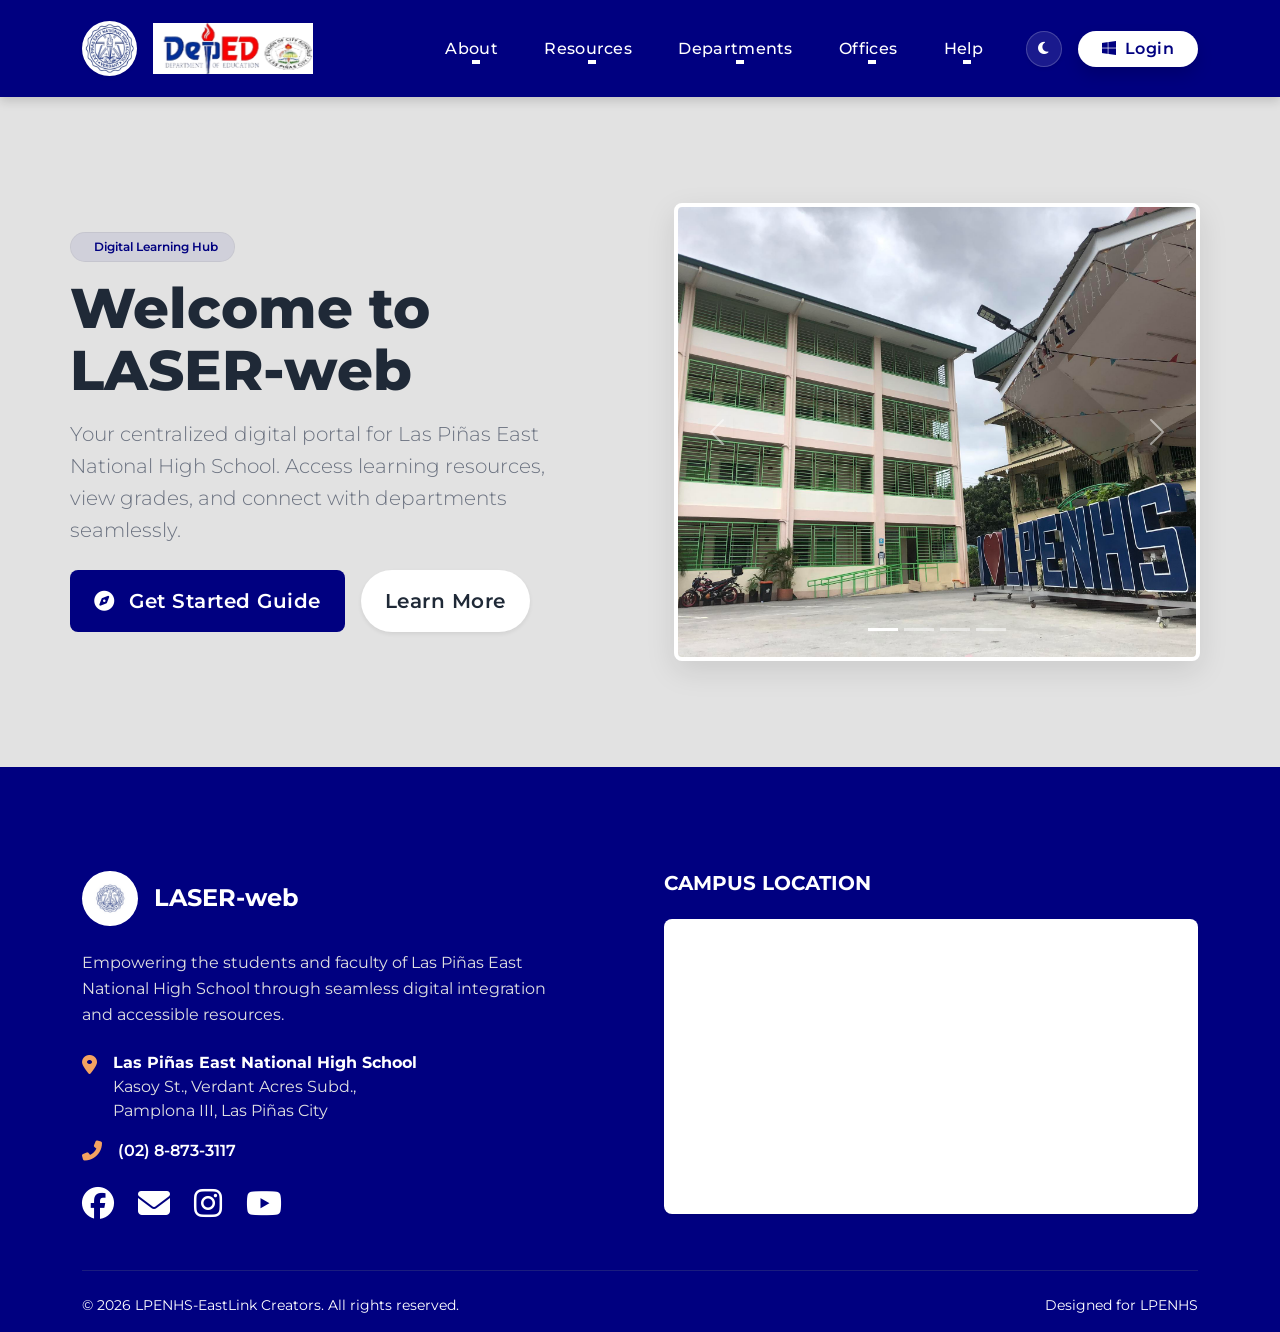
<file: index.html>
<!DOCTYPE html>
<html lang="en">
<head>
    <meta charset="UTF-8">
    <meta http-equiv="X-UA-Compatible" content="IE=edge">
    <meta name="viewport" content="width=device-width, initial-scale=1.0">
    <title>LASER-web | Las Piñas East National High School</title>
    
    <link rel="preconnect" href="https://fonts.googleapis.com">
    <link rel="preconnect" href="https://fonts.gstatic.com" crossorigin>
    <link href="https://fonts.googleapis.com/css2?family=Montserrat:wght@300;400;500;600;700;800&display=swap" rel="stylesheet">
    
    <link href="https://cdn.jsdelivr.net/npm/bootstrap@5.3.0-alpha1/dist/css/bootstrap.min.css" rel="stylesheet" crossorigin="anonymous">
    <link rel="stylesheet" href="https://cdnjs.cloudflare.com/ajax/libs/font-awesome/6.4.0/css/all.min.css">
    
    <link rel="stylesheet" href="css/style.css">
    <link rel="icon" href="images/favicon.ico">
</head>
<body>
    
    <header class="sticky-top main-header">
        <nav class="navbar navbar-expand-lg py-3">
            <div class="container">
                <a class="navbar-brand d-flex align-items-center gap-3" href="index.html">
                    <img class="logo rounded-circle shadow-sm bg-white" src="images/Optimized-LR_favicon.jpg" alt="LPENHS Logo" width="55" height="55" onerror="this.src='https://via.placeholder.com/55'">
                    <img class="title d-none d-sm-block" src="images/LR_logo-removebg-preview.png" alt="LASER-web" width="160" onerror="this.style.display='none'">
                </a>
                
                <button class="navbar-toggler border-0 shadow-none" type="button" data-bs-toggle="collapse" data-bs-target="#navbarSupportedContent" aria-controls="navbarSupportedContent" aria-expanded="false" aria-label="Toggle navigation">
                    <span class="navbar-toggler-icon"></span>
                </button>
                
                <div class="collapse navbar-collapse" id="navbarSupportedContent">
                    <ul class="navbar-nav ms-auto mb-2 mb-lg-0 align-items-lg-center gap-2">
                        <li class="nav-item dropdown">
                            <a class="nav-link dropdown-toggle" href="#" id="aboutDropdown" role="button" data-bs-toggle="dropdown" aria-expanded="false">About</a>
                            <ul class="dropdown-menu" aria-labelledby="aboutDropdown">
                                <li><a class="dropdown-item" href="about.html">LPENHS Profile</a></li>
                                <li><a class="dropdown-item" href="EastHubPortal.html">Organizational Chart</a></li>
                                <li><a class="dropdown-item" href="EastHubPortal.html">News & Updates</a></li>
                            </ul>
                        </li>
                        
                        <li class="nav-item dropdown">
                            <a class="nav-link dropdown-toggle" href="#" id="resourcesDropdown" role="button" data-bs-toggle="dropdown" aria-expanded="false">Resources</a>
                            <ul class="dropdown-menu" aria-labelledby="resourcesDropdown">
                                <li><a class="dropdown-item" href="MAP.html" target="_blank"><i class="fas fa-chart-bar me-2 text-muted"></i>M.A.P. Portal</a></li>
                                <li><a class="dropdown-item" href="#"><i class="fas fa-folder me-2 text-muted"></i>D.R.I.V.E.</a></li>
                            </ul>
                        </li>

                        <li class="nav-item dropdown">
                            <a class="nav-link dropdown-toggle" href="#" id="deptDropdown" role="button" data-bs-toggle="dropdown" aria-expanded="false">Departments</a>
                            <ul class="dropdown-menu" aria-labelledby="deptDropdown">
                                <li><a class="dropdown-item" href="Araling Panlipunan.html" target="_blank">Araling Panlipunan</a></li>
                                <li><a class="dropdown-item" href="English.html">English</a></li>
                                <li><a class="dropdown-item" href="ESP.html">ESP</a></li>
                                <li><a class="dropdown-item" href="Filipino.html">Filipino</a></li>
                                <li><a class="dropdown-item" href="Science.html">Science</a></li>
                                <li><a class="dropdown-item" href="MAPEH.html">MAPEH</a></li>
                                <li><a class="dropdown-item" href="Mathematics.html">Mathematics</a></li>
                                <li><a class="dropdown-item" href="TLE.html">TLE</a></li>
                            </ul>
                        </li>

                        <li class="nav-item dropdown">
                            <a class="nav-link dropdown-toggle" href="#" id="officesDropdown" role="button" data-bs-toggle="dropdown" aria-expanded="false">Offices</a>
                            <ul class="dropdown-menu" aria-labelledby="officesDropdown">
                                <li><a class="dropdown-item" href="#" target="_blank">Principal's Office</a></li>
                                <li><a class="dropdown-item" href="#">Guidance Office</a></li>
                                <li><a class="dropdown-item" href="#">Clinic</a></li>
                                <li><a class="dropdown-item" href="#">Records</a></li>
                                <li><a class="dropdown-item" href="#">SBM</a></li>
                            </ul>
                        </li>

                        <li class="nav-item dropdown">
                            <a class="nav-link dropdown-toggle" href="#" id="helpDropdown" role="button" data-bs-toggle="dropdown" aria-expanded="false">Help</a>
                            <ul class="dropdown-menu" aria-labelledby="helpDropdown">
                                <li><a class="dropdown-item" href="FAQ.html" target="_blank"><i class="fas fa-question-circle me-2 text-muted"></i>FAQs</a></li>
                                <li><a class="dropdown-item" href="contact.html"><i class="fas fa-headset me-2 text-muted"></i>Contact Us</a></li>    
                                <li><hr class="dropdown-divider"></li>
                                <li><a class="dropdown-item" href="https://forms.office.com/Pages/ResponsePage.aspx?id=gKvjQCQgo0W_dnoHYaJNKXnMyzDDnJlNgwZDPrj4MWBUQU0zWEVFWUhPWU45UjA2VFNEMUlJVlhSTy4u" target="_blank"><i class="fas fa-envelope me-2 text-muted"></i>Leave A Message</a></li>    
                            </ul>
                        </li>

                        <li class="nav-item ms-lg-3 my-3 my-lg-0 d-flex align-items-center gap-3">
                            <button id="themeToggle" class="btn btn-sm rounded-circle theme-btn shadow-sm" title="Toggle Dark Mode" style="width: 36px; height: 36px;">
                                <i class="fas fa-moon"></i>
                            </button>
                            <a class="btn btn-login px-4 rounded-pill shadow" href="https://login.microsoftonline.com/" target="_blank" rel="noopener">
                                <i class="fab fa-windows me-2"></i>Login
                            </a>
                        </li>
                    </ul>
                </div>
            </div>
        </nav>
    </header>

    <main class="container flex-grow-1 hero-section">
        <div class="row align-items-center g-5">
            
            <section class="col-lg-6 text-center text-lg-start pe-lg-5">
                <div class="hero-text mb-4">
                    <span class="badge badge-custom mb-3 px-3 py-2 rounded-pill fw-semibold">
                        <i class="fas fa-sparkles me-1 text-warning"></i> Digital Learning Hub
                    </span>
                    <h1 class="display-4 mb-3 main-headline">Welcome to LASER-web</h1>
                    <p class="lead text-muted mb-4 fs-5" style="line-height: 1.6;">Your centralized digital portal for Las Piñas East National High School. Access learning resources, view grades, and connect with departments seamlessly.</p>
                </div>
                
                <div class="d-flex flex-column flex-sm-row justify-content-center justify-content-lg-start gap-3">
                    <button class="btn btn-primary btn-lg rounded-pill px-4 py-3" data-bs-target="#exampleModalToggle" data-bs-toggle="modal">
                        <i class="fas fa-compass me-2"></i> Get Started Guide
                    </button>
                    <a href="LPENHS.html" class="btn btn-secondary-custom btn-lg rounded-pill px-4 py-3 shadow-sm border-0">
                        Learn More
                    </a>
                </div>
            </section>
            
            <section class="col-lg-6">
                <div class="carousel-wrapper">
                    <div class="carousel-container overflow-hidden position-relative">
                        <div id="carouselExampleIndicators" class="carousel slide carousel-fade" data-bs-ride="carousel">
                            <div class="carousel-indicators mb-3">
                                <button type="button" data-bs-target="#carouselExampleIndicators" data-bs-slide-to="0" class="active" aria-current="true"></button>
                                <button type="button" data-bs-target="#carouselExampleIndicators" data-bs-slide-to="1"></button>
                                <button type="button" data-bs-target="#carouselExampleIndicators" data-bs-slide-to="2"></button>
                                <button type="button" data-bs-target="#carouselExampleIndicators" data-bs-slide-to="3"></button>
                            </div>
                            <div class="carousel-inner bg-light">
                                <div class="carousel-item active" data-bs-interval="4000">
                                    <img src="images/Portal1.jpg" class="d-block w-100" alt="Portal Preview 1" onerror="this.src='https://images.unsplash.com/photo-1523050854058-8df90110c9f1?w=800&q=80'">
                                </div>
                                <div class="carousel-item" data-bs-interval="4000">
                                    <img src="images/LR1 (2).png" class="d-block w-100" alt="Portal Preview 2" onerror="this.src='https://images.unsplash.com/photo-1503676260728-1c00da094a0b?w=800&q=80'">
                                </div>
                                <div class="carousel-item" data-bs-interval="4000">
                                    <img src="images/portal 2.jpg" class="d-block w-100" alt="Portal Preview 3" onerror="this.src='https://images.unsplash.com/photo-1427504494785-3a9ca7044f45?w=800&q=80'">
                                </div>
                                <div class="carousel-item" data-bs-interval="4000">
                                    <img src="images/portal 3.PNG" class="d-block w-100" alt="Portal Preview 4" onerror="this.src='https://images.unsplash.com/photo-1509062522246-3755977927d7?w=800&q=80'">
                                </div>
                            </div>
                            <button class="carousel-control-prev" type="button" data-bs-target="#carouselExampleIndicators" data-bs-slide="prev">
                                <span class="carousel-control-prev-icon shadow-sm" aria-hidden="true"></span>
                                <span class="visually-hidden">Previous</span>
                            </button>
                            <button class="carousel-control-next" type="button" data-bs-target="#carouselExampleIndicators" data-bs-slide="next">
                                <span class="carousel-control-next-icon shadow-sm" aria-hidden="true"></span>
                                <span class="visually-hidden">Next</span>
                            </button>
                        </div>
                    </div>
                </div>
            </section>
        </div>
    </main>
    
    <div class="modal fade" id="exampleModalToggle" aria-hidden="true" aria-labelledby="exampleModalToggleLabel" tabindex="-1">
        <div class="modal-dialog modal-dialog-centered modal-lg">
            <div class="modal-content custom-modal-bg border-0 overflow-hidden">
                <div class="modal-header text-white border-0" style="background: linear-gradient(135deg, var(--school-primary) 0%, var(--school-primary-light) 100%);">
                    <h1 class="modal-title fs-5 fw-bold" id="exampleModalToggleLabel"><i class="fas fa-compass me-2"></i>LASER-web Navigation Guide</h1>
                    <button type="button" class="btn-close btn-close-white" data-bs-dismiss="modal" aria-label="Close"></button>
                </div>
                <div class="modal-body p-4 p-md-5">
                    <p class="lead text-center mb-5 text-muted">Follow this guide to easily navigate our digital features:</p>
                    
                    <div class="row g-4">
                        <div class="col-md-6">
                            <div class="card guide-card h-100 rounded-4 p-4">
                                <h5 class="fw-bold mb-3 d-flex align-items-center" style="color: var(--school-primary);">
                                    <span class="icon-box"><i class="fas fa-sign-in-alt text-warning"></i></span> Login
                                </h5>
                                <p class="mb-0 text-muted fs-6">Click <b>"Login"</b> on the top right. You'll be redirected to Microsoft. Use your school credentials to access your dashboard.</p>
                            </div>
                        </div>
                        <div class="col-md-6">
                            <div class="card guide-card h-100 rounded-4 p-4">
                                <h5 class="fw-bold mb-3 d-flex align-items-center" style="color: var(--school-primary);">
                                    <span class="icon-box"><i class="fas fa-folder-open text-warning"></i></span> Resources
                                </h5>
                                <p class="mb-0 text-muted fs-6"><b>M.A.P Portal:</b> Access the grade portal.<br><b>D.R.I.V.E:</b> Access files for circulation and submissions.</p>
                            </div>
                        </div>
                        <div class="col-md-6">
                            <div class="card guide-card h-100 rounded-4 p-4">
                                <h5 class="fw-bold mb-3 d-flex align-items-center" style="color: var(--school-primary);">
                                    <span class="icon-box"><i class="fas fa-building text-warning"></i></span> Offices & Depts
                                </h5>
                                <p class="mb-0 text-muted fs-6">Explore subject areas, curriculum, faculty info, and vital administrative offices.</p>
                            </div>
                        </div>
                        <div class="col-md-6">
                            <div class="card guide-card h-100 rounded-4 p-4">
                                <h5 class="fw-bold mb-3 d-flex align-items-center" style="color: var(--school-primary);">
                                    <span class="icon-box"><i class="fas fa-question-circle text-warning"></i></span> Help & Support
                                </h5>
                                <p class="mb-0 text-muted fs-6">Check our FAQs, locate contact numbers, or submit an inquiry directly to our support team.</p>
                            </div>
                        </div>
                    </div>
                </div>
                <div class="modal-footer custom-modal-bg border-top-0 pt-0 pb-4 px-4 px-md-5 d-flex justify-content-between">
                    <button class="btn btn-outline-secondary rounded-pill px-4" data-bs-target="#exampleModalToggle2" data-bs-toggle="modal">Read Disclaimer</button>
                    <button type="button" class="btn btn-primary rounded-pill px-5" data-bs-dismiss="modal">Got it!</button>
                </div>
            </div>
        </div>
    </div>

    <div class="modal fade" id="exampleModalToggle2" aria-hidden="true" aria-labelledby="exampleModalToggleLabel2" tabindex="-1">
        <div class="modal-dialog modal-dialog-centered">
            <div class="modal-content custom-modal-bg border-0 overflow-hidden">
                <div class="modal-header bg-dark text-white border-0">
                    <h1 class="modal-title fs-5 fw-bold" id="exampleModalToggleLabel2"><i class="fas fa-exclamation-triangle me-2 text-warning"></i>Disclaimer</h1>
                    <button type="button" class="btn-close btn-close-white" data-bs-dismiss="modal" aria-label="Close"></button>
                </div>
                <div class="modal-body p-4 p-md-5 text-muted fs-6" style="line-height: 1.7;">
                    <p>The information provided on the LASER-web school website is for general informational purposes only. While we strive to keep the content up to date and accurate, we make no representations or warranties of any kind...</p>
                    <p>In no event will the school be liable for any loss or damage arising out of, or in connection with, the use of this website.</p>
                    <p class="mb-0">Through this website, you may be able to link to other websites which are not under the control of the school. The inclusion of any links does not necessarily imply a recommendation.</p>
                </div>
                <div class="modal-footer custom-modal-bg border-0 px-4 pb-4">
                    <button class="btn btn-secondary rounded-pill px-4" data-bs-target="#exampleModalToggle" data-bs-toggle="modal">Back to Guidelines</button>
                </div>
            </div>
        </div>
    </div>

    <footer class="footer-section pt-5 pb-3">
        <div class="container">
            <div class="row g-5 mb-5 mt-2">
                <div class="col-lg-6">
                    <div class="pe-lg-5">
                        <div class="d-flex align-items-center gap-3 mb-4">
                            <div class="footer-icon-wrapper">
                                <img src="images/Optimized-LR_favicon.jpg" width="40" class="rounded-circle bg-white p-1" alt="Logo" onerror="this.src='https://via.placeholder.com/40'">
                            </div>
                            <h4 class="fw-bold mb-0 text-white">LASER-web</h4>
                        </div>
                        <p class="text-secondary mb-4 fs-6" style="line-height: 1.6;">Empowering the students and faculty of Las Piñas East National High School through seamless digital integration and accessible resources.</p>
                        
                        <div class="d-flex align-items-start gap-3 mb-3">
                            <i class="fas fa-map-marker-alt mt-1 fs-5" style="color: var(--school-accent);"></i>
                            <div>
                                <strong class="text-white">Las Piñas East National High School</strong><br>
                                <span class="text-secondary">Kasoy St., Verdant Acres Subd.,<br>Pamplona III, Las Piñas City</span>
                            </div>
                        </div>
                        <div class="d-flex align-items-center gap-3 mb-4">
                            <i class="fas fa-phone-alt fs-5" style="color: var(--school-accent);"></i>
                            <a href="tel:(02)88733117" class="text-decoration-none phone-link">(02) 8-873-3117</a>
                        </div>
                        
                        <ul class="list-unstyled d-flex gap-4 mb-0 mt-4">
                            <li><a href="https://www.facebook.com/profile.php?id=100084733710812" target="_blank" class="social-icon"><i class="fab fa-facebook fa-2x"></i></a></li>
                            <li><a href="mailto:305434@depedlaspinas.ph" class="social-icon"><i class="fas fa-envelope fa-2x"></i></a></li>
                            <li><a href="https://www.instagram.com/lpenhs305434/" target="_blank" class="social-icon"><i class="fab fa-instagram fa-2x"></i></a></li>
                            <li><a href="https://www.youtube.com/channel/UCnb9HCbZt0ViL-a7O4MeIpg" target="_blank" class="social-icon"><i class="fab fa-youtube fa-2x"></i></a></li>
                        </ul>
                    </div>
                </div>

                <div class="col-lg-6">
                    <h5 class="fw-bold mb-4 text-uppercase">Campus Location</h5>
                    <div class="map-container shadow-sm">
                        <iframe src="https://www.google.com/maps/embed?pb=!1m18!1m12!1m3!1d3863.6300994116843!2d120.98595707584166!3d14.448508986020586!2m3!1f0!2f0!3f0!3m2!1i1024!2i768!4f13.1!3m3!1m2!1s0x3397d22b27db7935%3A0xe5452f1b8f0477e!2sLas%20Pinas%20East%20National%20High%20School!5e0!3m2!1sen!2sph!4v1698745672199!5m2!1sen!2sph" width="100%" height="280" style="border:0;" allowfullscreen="" loading="lazy" referrerpolicy="no-referrer-when-downgrade"></iframe>
                    </div>
                </div>
            </div>
            
            <hr class="border-secondary opacity-25 mb-4">
            <div class="d-flex flex-column flex-md-row justify-content-between align-items-center text-secondary">
                <p class="mb-2 mb-md-0 small">© 2026 LPENHS-EastLink Creators. All rights reserved.</p>
                <p class="mb-0 small">Designed for LPENHS</p>
            </div>
        </div>
    </footer>

    <script src="https://cdn.jsdelivr.net/npm/bootstrap@5.3.0-alpha1/dist/js/bootstrap.bundle.min.js" crossorigin="anonymous"></script>
    
    <script src="js/script.js"></script>
</body>
</html>
</file>
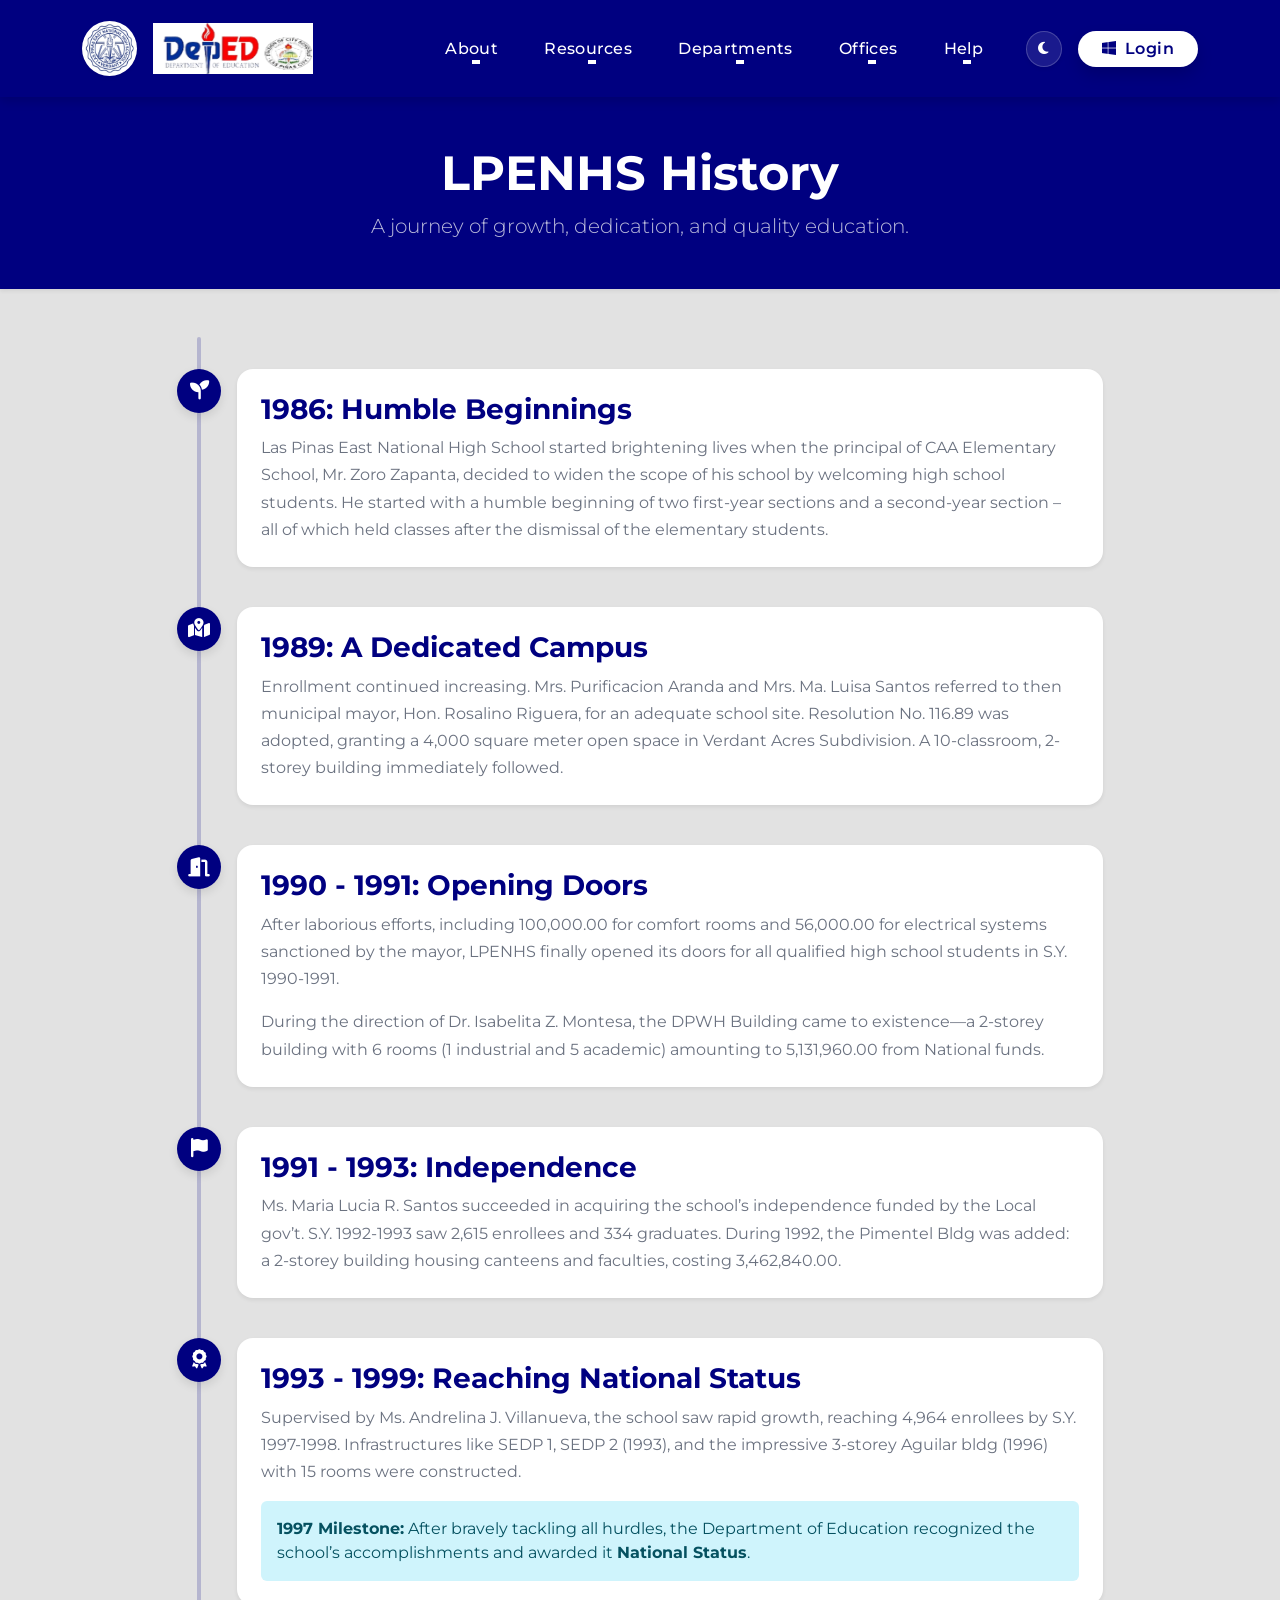
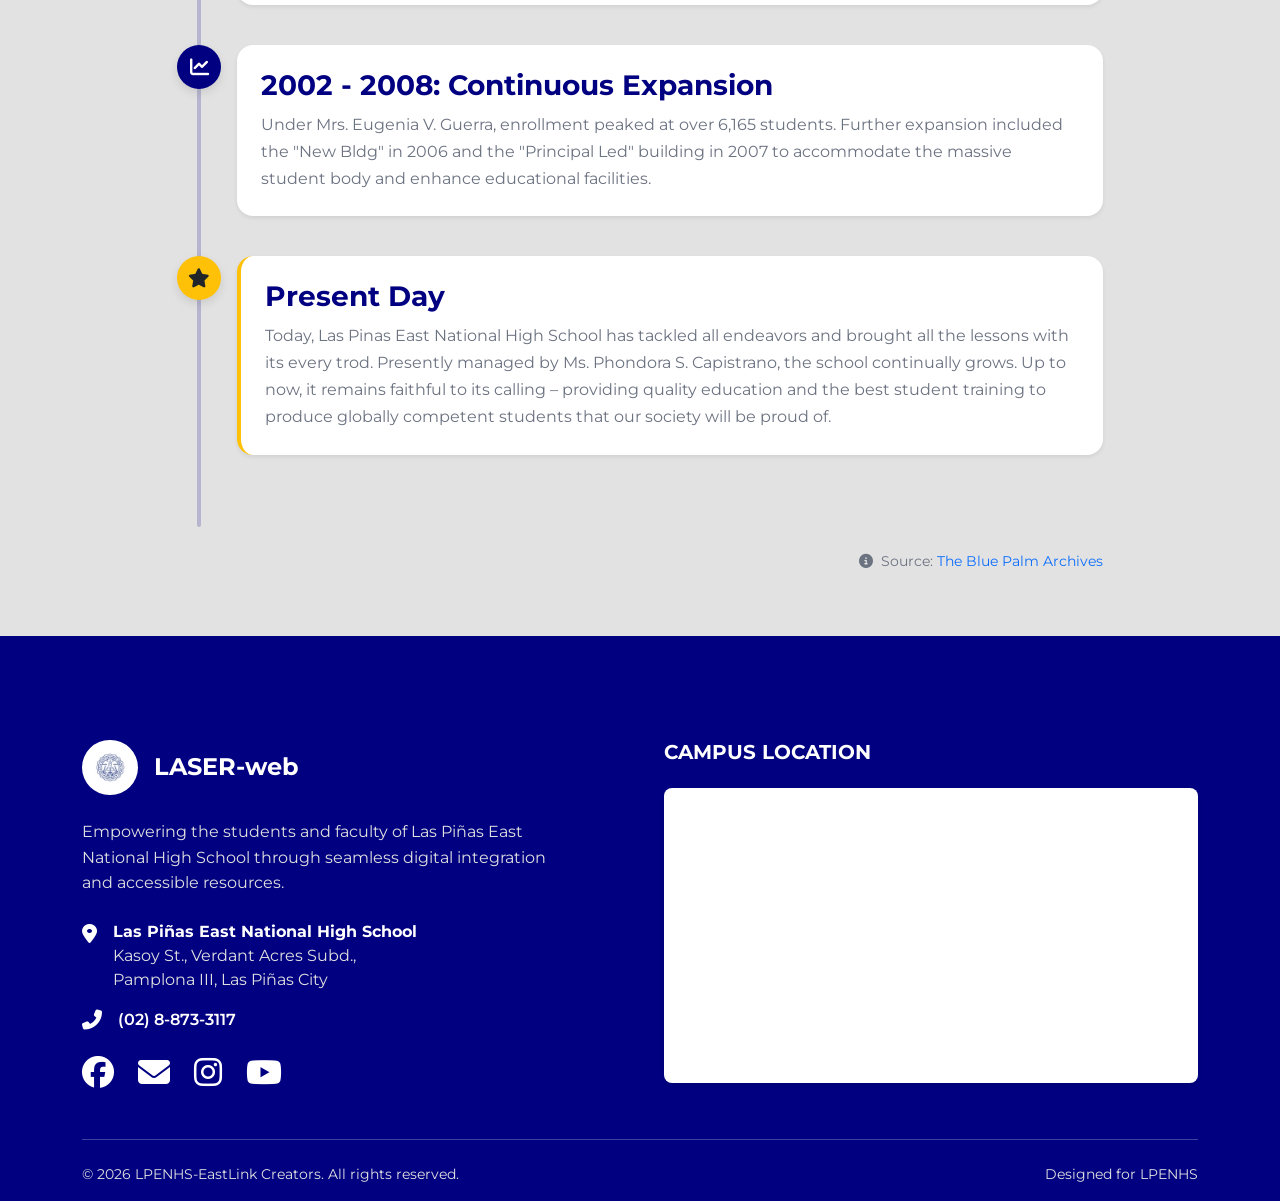
<file: about.html>
<!DOCTYPE html>
<html lang="en">
<head>
    <meta charset="UTF-8">
    <meta http-equiv="X-UA-Compatible" content="IE=edge">
    <meta name="viewport" content="width=device-width, initial-scale=1.0">
    <title>About LPENHS | LASER-web</title>
    
    <link rel="preconnect" href="https://fonts.googleapis.com">
    <link rel="preconnect" href="https://fonts.gstatic.com" crossorigin>
    <link href="https://fonts.googleapis.com/css2?family=Montserrat:wght@300;400;500;600;700;800&display=swap" rel="stylesheet">
    
    <link href="https://cdn.jsdelivr.net/npm/bootstrap@5.3.0-alpha1/dist/css/bootstrap.min.css" rel="stylesheet" crossorigin="anonymous">
    <link rel="stylesheet" href="https://cdnjs.cloudflare.com/ajax/libs/font-awesome/6.4.0/css/all.min.css">
    
    <link rel="stylesheet" href="css/style.css">
    <link rel="icon" href="images/favicon.ico">
</head>
<body>
    
    <header class="sticky-top main-header">
        <nav class="navbar navbar-expand-lg py-3">
            <div class="container">
                <a class="navbar-brand d-flex align-items-center gap-3" href="index.html">
                    <img class="logo rounded-circle shadow-sm bg-white" src="images/Optimized-LR_favicon.jpg" alt="LPENHS Logo" width="55" height="55" onerror="this.src='https://via.placeholder.com/55'">
                    <img class="title d-none d-sm-block" src="images/LR_logo-removebg-preview.png" alt="LASER-web" width="160" onerror="this.style.display='none'">
                </a>
                
                <button class="navbar-toggler border-0 shadow-none" type="button" data-bs-toggle="collapse" data-bs-target="#navbarSupportedContent" aria-controls="navbarSupportedContent" aria-expanded="false" aria-label="Toggle navigation">
                    <span class="navbar-toggler-icon"></span>
                </button>
                
                <div class="collapse navbar-collapse" id="navbarSupportedContent">
                    <ul class="navbar-nav ms-auto mb-2 mb-lg-0 align-items-lg-center gap-2">
                        <li class="nav-item dropdown">
                            <a class="nav-link dropdown-toggle active" href="#" id="aboutDropdown" role="button" data-bs-toggle="dropdown" aria-expanded="false">About</a>
                            <ul class="dropdown-menu" aria-labelledby="aboutDropdown">
                                <li><a class="dropdown-item active" href="about.html">LPENHS Profile</a></li>
                                <li><a class="dropdown-item" href="EastHubPortal.html">Organizational Chart</a></li>
                                <li><a class="dropdown-item" href="EastHubPortal.html">News & Updates</a></li>
                            </ul>
                        </li>
                        
                        <li class="nav-item dropdown">
                            <a class="nav-link dropdown-toggle" href="#" id="resourcesDropdown" role="button" data-bs-toggle="dropdown" aria-expanded="false">Resources</a>
                            <ul class="dropdown-menu" aria-labelledby="resourcesDropdown">
                                <li><a class="dropdown-item" href="MAP.html" target="_blank">M.A.P. Portal</a></li>
                                <li><a class="dropdown-item" href="#">D.R.I.V.E.</a></li>
                            </ul>
                        </li>

                        <li class="nav-item dropdown">
                            <a class="nav-link dropdown-toggle" href="#" id="deptDropdown" role="button" data-bs-toggle="dropdown" aria-expanded="false">Departments</a>
                            <ul class="dropdown-menu" aria-labelledby="deptDropdown">
                                <li><a class="dropdown-item" href="#" target="_blank">Araling Panlipunan</a></li>
                                <li><a class="dropdown-item" href="#">English</a></li>
                                <li><a class="dropdown-item" href="#">ESP</a></li>
                                <li><a class="dropdown-item" href="#">Filipino</a></li>
                                <li><a class="dropdown-item" href="#">Science</a></li>
                                <li><a class="dropdown-item" href="#">MAPEH</a></li>
                                <li><a class="dropdown-item" href="#">Mathematics</a></li>
                                <li><a class="dropdown-item" href="#">TLE</a></li>
                            </ul>
                        </li>

                        <li class="nav-item dropdown">
                            <a class="nav-link dropdown-toggle" href="#" id="officesDropdown" role="button" data-bs-toggle="dropdown" aria-expanded="false">Offices</a>
                            <ul class="dropdown-menu" aria-labelledby="officesDropdown">
                                <li><a class="dropdown-item" href="#" target="_blank">Principal's Office</a></li>
                                <li><a class="dropdown-item" href="#">Guidance Office</a></li>
                                <li><a class="dropdown-item" href="#">Clinic</a></li>
                                <li><a class="dropdown-item" href="#">Records</a></li>
                                <li><a class="dropdown-item" href="#">SBM</a></li>
                            </ul>
                        </li>

                        <li class="nav-item dropdown">
                            <a class="nav-link dropdown-toggle" href="#" id="helpDropdown" role="button" data-bs-toggle="dropdown" aria-expanded="false">Help</a>
                            <ul class="dropdown-menu" aria-labelledby="helpDropdown">
                                <li><a class="dropdown-item" href="FAQ_Laser_web.pdf" target="_blank">FAQs</a></li>
                                <li><a class="dropdown-item" href="contact.html">Contact Us</a></li>    
                                <li><hr class="dropdown-divider"></li>
                                <li><a class="dropdown-item" href="#" target="_blank">Leave A Message</a></li>    
                            </ul>
                        </li>

                        <li class="nav-item ms-lg-3 my-3 my-lg-0 d-flex align-items-center gap-3">
                            <button id="themeToggle" class="btn btn-sm rounded-circle theme-btn shadow-sm" title="Toggle Dark Mode" style="width: 36px; height: 36px;">
                                <i class="fas fa-moon"></i>
                            </button>
                            <a class="btn btn-login px-4 rounded-pill shadow" href="https://login.microsoftonline.com/" target="_blank" rel="noopener">
                                <i class="fab fa-windows me-2"></i>Login
                            </a>
                        </li>
                    </ul>
                </div>
            </div>
        </nav>
    </header>

    <div class="page-banner text-center py-5 mb-5 shadow-sm" style="background-color: var(--school-primary); color: white;">
        <div class="container">
            <h1 class="display-5 fw-bold mb-2">LPENHS History</h1>
            <p class="lead mb-0 text-light opacity-75">A journey of growth, dedication, and quality education.</p>
        </div>
    </div>

    <main class="container mb-5">
        
        <div class="row justify-content-center">
            <div class="col-lg-10">
                <div class="timeline">
                    
                    <div class="timeline-item">
                        <div class="timeline-icon">
                            <i class="fas fa-seedling"></i>
                        </div>
                        <div class="timeline-content card shadow-sm border-0 rounded-4 p-4">
                            <h3 class="fw-bold text-primary-custom mb-2">1986: Humble Beginnings</h3>
                            <p class="text-muted mb-0" style="line-height: 1.7;">Las Pinas East National High School started brightening lives when the principal of CAA Elementary School, Mr. Zoro Zapanta, decided to widen the scope of his school by welcoming high school students. He started with a humble beginning of two first-year sections and a second-year section – all of which held classes after the dismissal of the elementary students.</p>
                        </div>
                    </div>

                    <div class="timeline-item">
                        <div class="timeline-icon">
                            <i class="fas fa-map-marked-alt"></i>
                        </div>
                        <div class="timeline-content card shadow-sm border-0 rounded-4 p-4">
                            <h3 class="fw-bold text-primary-custom mb-2">1989: A Dedicated Campus</h3>
                            <p class="text-muted mb-0" style="line-height: 1.7;">Enrollment continued increasing. Mrs. Purificacion Aranda and Mrs. Ma. Luisa Santos referred to then municipal mayor, Hon. Rosalino Riguera, for an adequate school site. Resolution No. 116.89 was adopted, granting a 4,000 square meter open space in Verdant Acres Subdivision. A 10-classroom, 2-storey building immediately followed.</p>
                        </div>
                    </div>

                    <div class="timeline-item">
                        <div class="timeline-icon">
                            <i class="fas fa-door-open"></i>
                        </div>
                        <div class="timeline-content card shadow-sm border-0 rounded-4 p-4">
                            <h3 class="fw-bold text-primary-custom mb-2">1990 - 1991: Opening Doors</h3>
                            <p class="text-muted mb-3" style="line-height: 1.7;">After laborious efforts, including 100,000.00 for comfort rooms and 56,000.00 for electrical systems sanctioned by the mayor, LPENHS finally opened its doors for all qualified high school students in S.Y. 1990-1991.</p>
                            <p class="text-muted mb-0" style="line-height: 1.7;">During the direction of Dr. Isabelita Z. Montesa, the DPWH Building came to existence—a 2-storey building with 6 rooms (1 industrial and 5 academic) amounting to 5,131,960.00 from National funds.</p>
                        </div>
                    </div>

                    <div class="timeline-item">
                        <div class="timeline-icon">
                            <i class="fas fa-flag"></i>
                        </div>
                        <div class="timeline-content card shadow-sm border-0 rounded-4 p-4">
                            <h3 class="fw-bold text-primary-custom mb-2">1991 - 1993: Independence</h3>
                            <p class="text-muted mb-0" style="line-height: 1.7;">Ms. Maria Lucia R. Santos succeeded in acquiring the school’s independence funded by the Local gov’t. S.Y. 1992-1993 saw 2,615 enrollees and 334 graduates. During 1992, the Pimentel Bldg was added: a 2-storey building housing canteens and faculties, costing 3,462,840.00.</p>
                        </div>
                    </div>

                    <div class="timeline-item">
                        <div class="timeline-icon">
                            <i class="fas fa-award"></i>
                        </div>
                        <div class="timeline-content card shadow-sm border-0 rounded-4 p-4">
                            <h3 class="fw-bold text-primary-custom mb-2">1993 - 1999: Reaching National Status</h3>
                            <p class="text-muted mb-3" style="line-height: 1.7;">Supervised by Ms. Andrelina J. Villanueva, the school saw rapid growth, reaching 4,964 enrollees by S.Y. 1997-1998. Infrastructures like SEDP 1, SEDP 2 (1993), and the impressive 3-storey Aguilar bldg (1996) with 15 rooms were constructed.</p>
                            <div class="alert alert-info border-0 bg-opacity-10 mb-0">
                                <strong>1997 Milestone:</strong> After bravely tackling all hurdles, the Department of Education recognized the school’s accomplishments and awarded it <strong>National Status</strong>.
                            </div>
                        </div>
                    </div>

                    <div class="timeline-item">
                        <div class="timeline-icon">
                            <i class="fas fa-chart-line"></i>
                        </div>
                        <div class="timeline-content card shadow-sm border-0 rounded-4 p-4">
                            <h3 class="fw-bold text-primary-custom mb-2">2002 - 2008: Continuous Expansion</h3>
                            <p class="text-muted mb-0" style="line-height: 1.7;">Under Mrs. Eugenia V. Guerra, enrollment peaked at over 6,165 students. Further expansion included the "New Bldg" in 2006 and the "Principal Led" building in 2007 to accommodate the massive student body and enhance educational facilities.</p>
                        </div>
                    </div>

                    <div class="timeline-item">
                        <div class="timeline-icon bg-warning text-dark">
                            <i class="fas fa-star"></i>
                        </div>
                        <div class="timeline-content card shadow-sm border-0 rounded-4 p-4 border-start border-4 border-warning">
                            <h3 class="fw-bold text-primary-custom mb-2">Present Day</h3>
                            <p class="text-muted mb-0" style="line-height: 1.7;">Today, Las Pinas East National High School has tackled all endeavors and brought all the lessons with its every trod. Presently managed by Ms. Phondora S. Capistrano, the school continually grows. Up to now, it remains faithful to its calling – providing quality education and the best student training to produce globally competent students that our society will be proud of.</p>
                        </div>
                    </div>

                </div>
                
                <div class="text-end mt-4">
                    <p class="text-muted small"><i class="fas fa-info-circle me-1"></i> Source: <a href="https://thebluepalm.wordpress.com/2010/03/29/lpenhs-history/" class="text-decoration-none" target="_blank">The Blue Palm Archives</a></p>
                </div>

            </div>
        </div>
    </main>

    <footer class="footer-section pt-5 pb-3">
        <div class="container">
            <div class="row g-5 mb-5 mt-2">
                <div class="col-lg-6">
                    <div class="pe-lg-5">
                        <div class="d-flex align-items-center gap-3 mb-4">
                            <div class="footer-icon-wrapper">
                                <img src="images/Optimized-LR_favicon.jpg" width="40" class="rounded-circle bg-white p-1" alt="Logo" onerror="this.src='https://via.placeholder.com/40'">
                            </div>
                            <h4 class="fw-bold mb-0">LASER-web</h4>
                        </div>
                        <p class="mb-4 fs-6 text-secondary" style="line-height: 1.6;">Empowering the students and faculty of Las Piñas East National High School through seamless digital integration and accessible resources.</p>
                        
                        <div class="d-flex align-items-start gap-3 mb-3">
                            <i class="fas fa-map-marker-alt mt-1 fs-5"></i>
                            <div>
                                <strong>Las Piñas East National High School</strong><br>
                                <span class="text-secondary">Kasoy St., Verdant Acres Subd.,<br>Pamplona III, Las Piñas City</span>
                            </div>
                        </div>
                        <div class="d-flex align-items-center gap-3 mb-4">
                            <i class="fas fa-phone-alt fs-5"></i>
                            <a href="tel:(02)88733117" class="text-decoration-none phone-link">(02) 8-873-3117</a>
                        </div>
                        
                        <ul class="list-unstyled d-flex gap-4 mb-0 mt-4">
                            <li><a href="https://www.facebook.com/profile.php?id=100084733710812" target="_blank" class="social-icon"><i class="fab fa-facebook fa-2x"></i></a></li>
                            <li><a href="mailto:305434@depedlaspinas.ph" class="social-icon"><i class="fas fa-envelope fa-2x"></i></a></li>
                            <li><a href="https://www.instagram.com/lpenhs305434/" target="_blank" class="social-icon"><i class="fab fa-instagram fa-2x"></i></a></li>
                            <li><a href="https://www.youtube.com/channel/UCnb9HCbZt0ViL-a7O4MeIpg" target="_blank" class="social-icon"><i class="fab fa-youtube fa-2x"></i></a></li>
                        </ul>
                    </div>
                </div>

                <div class="col-lg-6">
                    <h5 class="fw-bold mb-4 text-uppercase">Campus Location</h5>
                    <div class="map-container shadow-sm">
                        <iframe src="https://www.google.com/maps/embed?pb=!1m18!1m12!1m3!1d3863.6300994116843!2d120.98595707584166!3d14.448508986020586!2m3!1f0!2f0!3f0!3m2!1i1024!2i768!4f13.1!3m3!1m2!1s0x3397d22b27db7935%3A0xe5452f1b8f0477e!2sLas%20Pinas%20East%20National%20High%20School!5e0!3m2!1sen!2sph!4v1698745672199!5m2!1sen!2sph" width="100%" height="280" style="border:0;" allowfullscreen="" loading="lazy" referrerpolicy="no-referrer-when-downgrade"></iframe>
                    </div>
                </div>
            </div>
            
            <hr class="border-light opacity-25 mb-4">
            <div class="d-flex flex-column flex-md-row justify-content-between align-items-center">
                <p class="mb-2 mb-md-0 small text-secondary">© 2026 LPENHS-EastLink Creators. All rights reserved.</p>
                <p class="mb-0 small text-secondary">Designed for LPENHS</p>
            </div>
        </div>
    </footer>

    <script src="https://cdn.jsdelivr.net/npm/bootstrap@5.3.0-alpha1/dist/js/bootstrap.bundle.min.js" crossorigin="anonymous"></script>
    <script src="js/script.js"></script>
</body>
</html>
</file>
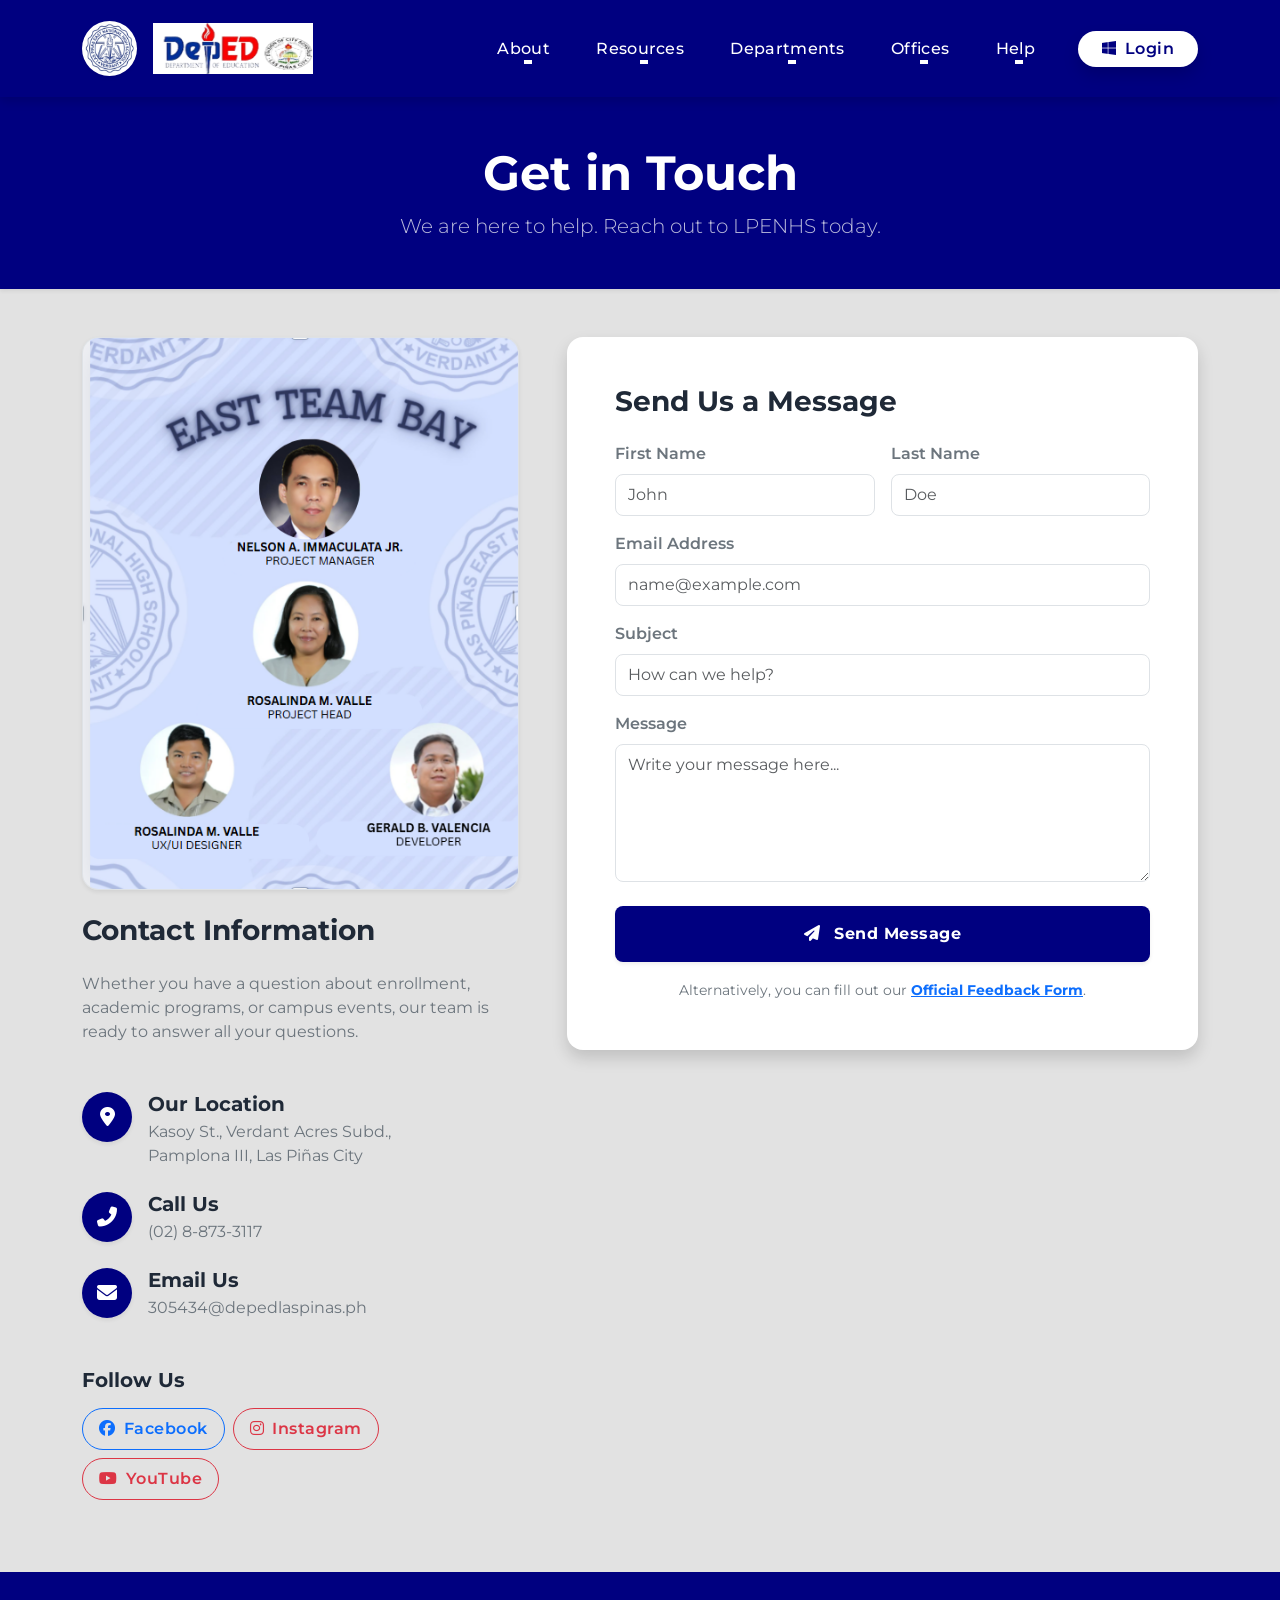
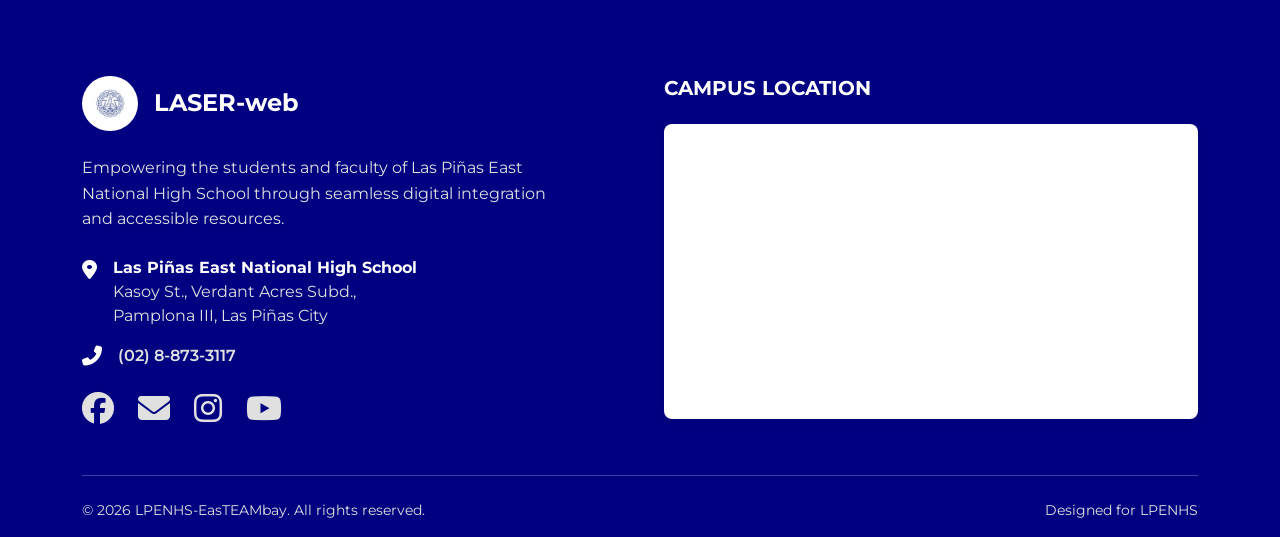
<file: contact.html>
<!DOCTYPE html>
<html lang="en">
<head>
    <meta charset="UTF-8">
    <meta http-equiv="X-UA-Compatible" content="IE=edge">
    <meta name="viewport" content="width=device-width, initial-scale=1.0">
    <title>Contact Us | LASER-web</title>
    
    <link rel="preconnect" href="https://fonts.googleapis.com">
    <link rel="preconnect" href="https://fonts.gstatic.com" crossorigin>
    <link href="https://fonts.googleapis.com/css2?family=Montserrat:wght@300;400;500;600;700;800&display=swap" rel="stylesheet">
    
    <link href="https://cdn.jsdelivr.net/npm/bootstrap@5.3.0-alpha1/dist/css/bootstrap.min.css" rel="stylesheet" crossorigin="anonymous">
    <link rel="stylesheet" href="https://cdnjs.cloudflare.com/ajax/libs/font-awesome/6.4.0/css/all.min.css">
    
    <link rel="stylesheet" href="css/style.css">
    <link rel="icon" href="images/favicon.ico">
</head>
<body>
    
    <header class="sticky-top main-header">
        <nav class="navbar navbar-expand-lg py-3">
            <div class="container">
                <a class="navbar-brand d-flex align-items-center gap-3" href="index.html">
                    <img class="logo rounded-circle shadow-sm bg-white" src="images/Optimized-LR_favicon.jpg" alt="LPENHS Logo" width="55" height="55" onerror="this.src='https://via.placeholder.com/55'">
                    <img class="title d-none d-sm-block" src="images/LR_logo-removebg-preview.png" alt="LASER-web" width="160" onerror="this.style.display='none'">
                </a>
                
                <button class="navbar-toggler border-0 shadow-none" type="button" data-bs-toggle="collapse" data-bs-target="#navbarSupportedContent" aria-controls="navbarSupportedContent" aria-expanded="false" aria-label="Toggle navigation">
                    <span class="navbar-toggler-icon"></span>
                </button>
                
                <div class="collapse navbar-collapse" id="navbarSupportedContent">
                    <ul class="navbar-nav ms-auto mb-2 mb-lg-0 align-items-lg-center gap-2">
                        <li class="nav-item dropdown">
                            <a class="nav-link dropdown-toggle" href="#" id="aboutDropdown" role="button" data-bs-toggle="dropdown" aria-expanded="false">About</a>
                            <ul class="dropdown-menu" aria-labelledby="aboutDropdown">
                                <li><a class="dropdown-item" href="about.html">LPENHS Profile</a></li>
                                <li><a class="dropdown-item" href="org-chart.html">Organizational Chart</a></li>
                                <li><a class="dropdown-item" href="news.html">News & Updates</a></li>
                            </ul>
                        </li>
                        
                        <li class="nav-item dropdown">
                            <a class="nav-link dropdown-toggle" href="#" id="resourcesDropdown" role="button" data-bs-toggle="dropdown" aria-expanded="false">Resources</a>
                            <ul class="dropdown-menu" aria-labelledby="resourcesDropdown">
                                <li><a class="dropdown-item" href="https://lrmds.deped.gov.ph/create/" target="_blank">M.A.P. Portal</a></li>
                                <li><a class="dropdown-item" href="#">D.R.I.V.E.</a></li>
                            </ul>
                        </li>

                        <li class="nav-item dropdown">
                            <a class="nav-link dropdown-toggle" href="#" id="deptDropdown" role="button" data-bs-toggle="dropdown" aria-expanded="false">Departments</a>
                            <ul class="dropdown-menu" aria-labelledby="deptDropdown">
                                <li><a class="dropdown-item" href="#" target="_blank">Araling Panlipunan</a></li>
                                <li><a class="dropdown-item" href="#">English</a></li>
                                <li><a class="dropdown-item" href="#">ESP</a></li>
                                <li><a class="dropdown-item" href="#">Filipino</a></li>
                                <li><a class="dropdown-item" href="#">Science</a></li>
                                <li><a class="dropdown-item" href="#">MAPEH</a></li>
                                <li><a class="dropdown-item" href="#">Mathematics</a></li>
                                <li><a class="dropdown-item" href="#">TLE</a></li>
                            </ul>
                        </li>

                        <li class="nav-item dropdown">
                            <a class="nav-link dropdown-toggle" href="#" id="officesDropdown" role="button" data-bs-toggle="dropdown" aria-expanded="false">Offices</a>
                            <ul class="dropdown-menu" aria-labelledby="officesDropdown">
                                <li><a class="dropdown-item" href="#" target="_blank">Principal's Office</a></li>
                                <li><a class="dropdown-item" href="#">Guidance Office</a></li>
                                <li><a class="dropdown-item" href="#">Clinic</a></li>
                                <li><a class="dropdown-item" href="#">Records</a></li>
                                <li><a class="dropdown-item" href="#">SBM</a></li>
                            </ul>
                        </li>

                        <li class="nav-item dropdown">
                            <a class="nav-link dropdown-toggle active" href="#" id="helpDropdown" role="button" data-bs-toggle="dropdown" aria-expanded="false">Help</a>
                            <ul class="dropdown-menu" aria-labelledby="helpDropdown">
                                <li><a class="dropdown-item" href="Frequently-Asked-Questions.pdf" target="_blank">FAQs</a></li>
                                <li><a class="dropdown-item active" href="contact.html">Contact Us</a></li>    
                                <li><hr class="dropdown-divider"></li>
                                <li><a class="dropdown-item" href="https://forms.office.com/Pages/ResponsePage.aspx?id=gKvjQCQgo0W_dnoHYaJNKXnMyzDDnJlNgwZDPrj4MWBUQU0zWEVFWUhPWU45UjA2VFNEMUlJVlhSTy4u" target="_blank">Leave A Message</a></li>    
                            </ul>
                        </li>

                        <li class="nav-item ms-lg-3 my-3 my-lg-0 d-flex align-items-center gap-3">
                            <a class="btn btn-login px-4 rounded-pill shadow" href="https://login.microsoftonline.com/" target="_blank" rel="noopener">
                                <i class="fab fa-windows me-2"></i>Login
                            </a>
                        </li>
                    </ul>
                </div>
            </div>
        </nav>
    </header>

    <div class="page-banner text-center py-5 mb-5 shadow-sm" style="background-color: var(--school-primary, #0d6efd); color: white;">
        <div class="container">
            <h1 class="display-5 fw-bold mb-2">Get in Touch</h1>
            <p class="lead mb-0 text-light opacity-75">We are here to help. Reach out to LPENHS today.</p>
        </div>
    </div>

    <main class="container mb-5 pb-4">
        <div class="row g-5 align-items-start">
            
            <div class="col-lg-5">
                <div class="mb-4 rounded-4 overflow-hidden shadow-sm border">
                    <img src="images/easteambay.PNG" alt="EasTEAMbay" class="img-fluid w-100">
                </div>

                <div class="pe-lg-4 mt-4">
                    <h3 class="fw-bold mb-4" style="color: var(--text-dark, #212529);">Contact Information</h3>
                    <p class="text-secondary mb-5">Whether you have a question about enrollment, academic programs, or campus events, our team is ready to answer all your questions.</p>
                    
                    <div class="d-flex align-items-start gap-3 mb-4">
                        <div class="contact-icon-box shadow-sm rounded-circle d-flex align-items-center justify-content-center text-white" style="width: 50px; height: 50px; background-color: var(--school-primary, #0d6efd);">
                            <i class="fas fa-map-marker-alt fs-5"></i>
                        </div>
                        <div>
                            <h5 class="fw-bold mb-1">Our Location</h5>
                            <p class="text-secondary mb-0">Kasoy St., Verdant Acres Subd.,<br>Pamplona III, Las Piñas City</p>
                        </div>
                    </div>

                    <div class="d-flex align-items-start gap-3 mb-4">
                        <div class="contact-icon-box shadow-sm rounded-circle d-flex align-items-center justify-content-center text-white" style="width: 50px; height: 50px; background-color: var(--school-primary, #0d6efd);">
                            <i class="fas fa-phone-alt fs-5"></i>
                        </div>
                        <div>
                            <h5 class="fw-bold mb-1">Call Us</h5>
                            <p class="mb-0"><a href="tel:(02)8-873-3117" class="text-decoration-none text-secondary hover-primary">(02) 8-873-3117</a></p>
                        </div>
                    </div>

                    <div class="d-flex align-items-start gap-3 mb-5">
                        <div class="contact-icon-box shadow-sm rounded-circle d-flex align-items-center justify-content-center text-white" style="width: 50px; height: 50px; background-color: var(--school-primary, #0d6efd);">
                            <i class="fas fa-envelope fs-5"></i>
                        </div>
                        <div>
                            <h5 class="fw-bold mb-1">Email Us</h5>
                            <p class="mb-0"><a href="mailto:305434@depedlaspinas.ph" class="text-decoration-none text-secondary hover-primary">305434@depedlaspinas.ph</a></p>
                        </div>
                    </div>

                    <h5 class="fw-bold mb-3">Follow Us</h5>
                    <div class="d-flex flex-wrap gap-2">
                        <a href="https://www.facebook.com/profile.php?id=100084733710812" target="_blank" class="btn btn-outline-primary rounded-pill px-3 py-2 custom-social-btn">
                            <i class="fab fa-facebook me-2"></i>Facebook
                        </a>
                        <a href="https://www.instagram.com/lpenhs305434/" target="_blank" class="btn btn-outline-danger rounded-pill px-3 py-2 custom-social-btn">
                            <i class="fab fa-instagram me-2"></i>Instagram
                        </a>
                        <a href="https://www.youtube.com/channel/UCnb9HCbZt0ViL-a7O4MeIpg" target="_blank" class="btn btn-outline-danger rounded-pill px-3 py-2 custom-social-btn">
                            <i class="fab fa-youtube me-2"></i>YouTube
                        </a>
                    </div>
                </div>
            </div>

            <div class="col-lg-7">
                <div class="card border-0 shadow rounded-4 p-4 p-md-5" style="background-color: var(--bg-card, #ffffff);">
                    <h3 class="fw-bold mb-4" style="color: var(--text-dark, #212529);">Send Us a Message</h3>
                    
                    <form action="https://formsubmit.co/gerald.valencia@deped.gov.ph" method="POST">
                        <div class="row g-3">
                            <div class="col-md-6">
                                <label for="firstName" class="form-label fw-semibold text-secondary">First Name</label>
                                <input type="text" name="First Name" class="form-control rounded-3 py-2" id="firstName" placeholder="John" required>
                            </div>
                            <div class="col-md-6">
                                <label for="lastName" class="form-label fw-semibold text-secondary">Last Name</label>
                                <input type="text" name="Last Name" class="form-control rounded-3 py-2" id="lastName" placeholder="Doe" required>
                            </div>
                            <div class="col-12">
                                <label for="email" class="form-label fw-semibold text-secondary">Email Address</label>
                                <input type="email" name="Email" class="form-control rounded-3 py-2" id="email" placeholder="name@example.com" required>
                            </div>
                            <div class="col-12">
                                <label for="subject" class="form-label fw-semibold text-secondary">Subject</label>
                                <input type="text" name="Subject" class="form-control rounded-3 py-2" id="subject" placeholder="How can we help?" required>
                            </div>
                            <div class="col-12">
                                <label for="message" class="form-label fw-semibold text-secondary">Message</label>
                                <textarea name="Message" class="form-control rounded-3 py-2" id="message" rows="5" placeholder="Write your message here..." required></textarea>
                            </div>
                            <div class="col-12 mt-4">
                                <button type="submit" class="btn btn-primary w-100 py-3 rounded-3 fw-bold shadow-sm" style="background-color: var(--school-primary, #0d6efd); border-color: var(--school-primary, #0d6efd);">
                                    <i class="fas fa-paper-plane me-2"></i> Send Message
                                </button>
                                <div class="text-center mt-3">
                                    <small class="text-secondary">Alternatively, you can fill out our <a href="https://forms.office.com/Pages/ResponsePage.aspx?id=gKvjQCQgo0W_dnoHYaJNKXnMyzDDnJlNgwZDPrj4MWBUQU0zWEVFWUhPWU45UjA2VFNEMUlJVlhSTy4u" target="_blank" class="fw-bold">Official Feedback Form</a>.</small>
                                </div>
                            </div>
                        </div>
                    </form>
                </div>
            </div>

        </div>
    </main>

    <footer class="footer-section pt-5 pb-3">
        <div class="container">
            <div class="row g-5 mb-5 mt-2">
                <div class="col-lg-6">
                    <div class="pe-lg-5">
                        <div class="d-flex align-items-center gap-3 mb-4">
                            <div class="footer-icon-wrapper">
                                <img src="images/Optimized-LR_favicon.jpg" width="40" class="rounded-circle bg-white p-1" alt="Logo" onerror="this.src='https://via.placeholder.com/40'">
                            </div>
                            <h4 class="fw-bold mb-0">LASER-web</h4>
                        </div>
                        <p class="mb-4 fs-6 text-secondary" style="line-height: 1.6;">Empowering the students and faculty of Las Piñas East National High School through seamless digital integration and accessible resources.</p>
                        
                        <div class="d-flex align-items-start gap-3 mb-3">
                            <i class="fas fa-map-marker-alt mt-1 fs-5"></i>
                            <div>
                                <strong>Las Piñas East National High School</strong><br>
                                <span class="text-secondary">Kasoy St., Verdant Acres Subd.,<br>Pamplona III, Las Piñas City</span>
                            </div>
                        </div>
                        <div class="d-flex align-items-center gap-3 mb-4">
                            <i class="fas fa-phone-alt fs-5"></i>
                            <a href="tel:(02)88733117" class="text-decoration-none phone-link text-secondary">(02) 8-873-3117</a>
                        </div>
                        
                        <ul class="list-unstyled d-flex gap-4 mb-0 mt-4">
                            <li><a href="https://www.facebook.com/profile.php?id=100084733710812" target="_blank" class="social-icon text-secondary"><i class="fab fa-facebook fa-2x"></i></a></li>
                            <li><a href="mailto:305434@depedlaspinas.ph" class="social-icon text-secondary"><i class="fas fa-envelope fa-2x"></i></a></li>
                            <li><a href="https://www.instagram.com/lpenhs305434/" target="_blank" class="social-icon text-secondary"><i class="fab fa-instagram fa-2x"></i></a></li>
                            <li><a href="https://www.youtube.com/channel/UCnb9HCbZt0ViL-a7O4MeIpg" target="_blank" class="social-icon text-secondary"><i class="fab fa-youtube fa-2x"></i></a></li>
                        </ul>
                    </div>
                </div>

                <div class="col-lg-6">
                    <h5 class="fw-bold mb-4 text-uppercase">Campus Location</h5>
                    <div class="map-container shadow-sm">
                        <iframe src="https://www.google.com/maps/embed?pb=!1m18!1m12!1m3!1d3863.53086148243!2d120.9777810751035!3d14.454178986015034!2m3!1f0!2f0!3f0!3m2!1i1024!2i768!4f13.1!3m3!1m2!1s0x3397cdfb1569122f%3A0x4951a20c2d72f9db!2sLas%20Pi%C3%B1as%20East%20National%20High%20School!5e0!3m2!1sen!2sph!4v1706108123677!5m2!1sen!2sph" width="100%" height="280" style="border:0; border-radius: 12px;" allowfullscreen="" loading="lazy" referrerpolicy="no-referrer-when-downgrade"></iframe>
                    </div>
                </div>
            </div>
            
            <hr class="border-light opacity-25 mb-4">
            <div class="d-flex flex-column flex-md-row justify-content-between align-items-center">
                <p class="mb-2 mb-md-0 small text-secondary">© 2026 LPENHS-EasTEAMbay. All rights reserved.</p>
                <p class="mb-0 small text-secondary">Designed for LPENHS</p>
            </div>
        </div>
    </footer>

    <script src="https://cdn.jsdelivr.net/npm/bootstrap@5.3.0-alpha1/dist/js/bootstrap.bundle.min.js" crossorigin="anonymous"></script>
</body>
</html>
</file>
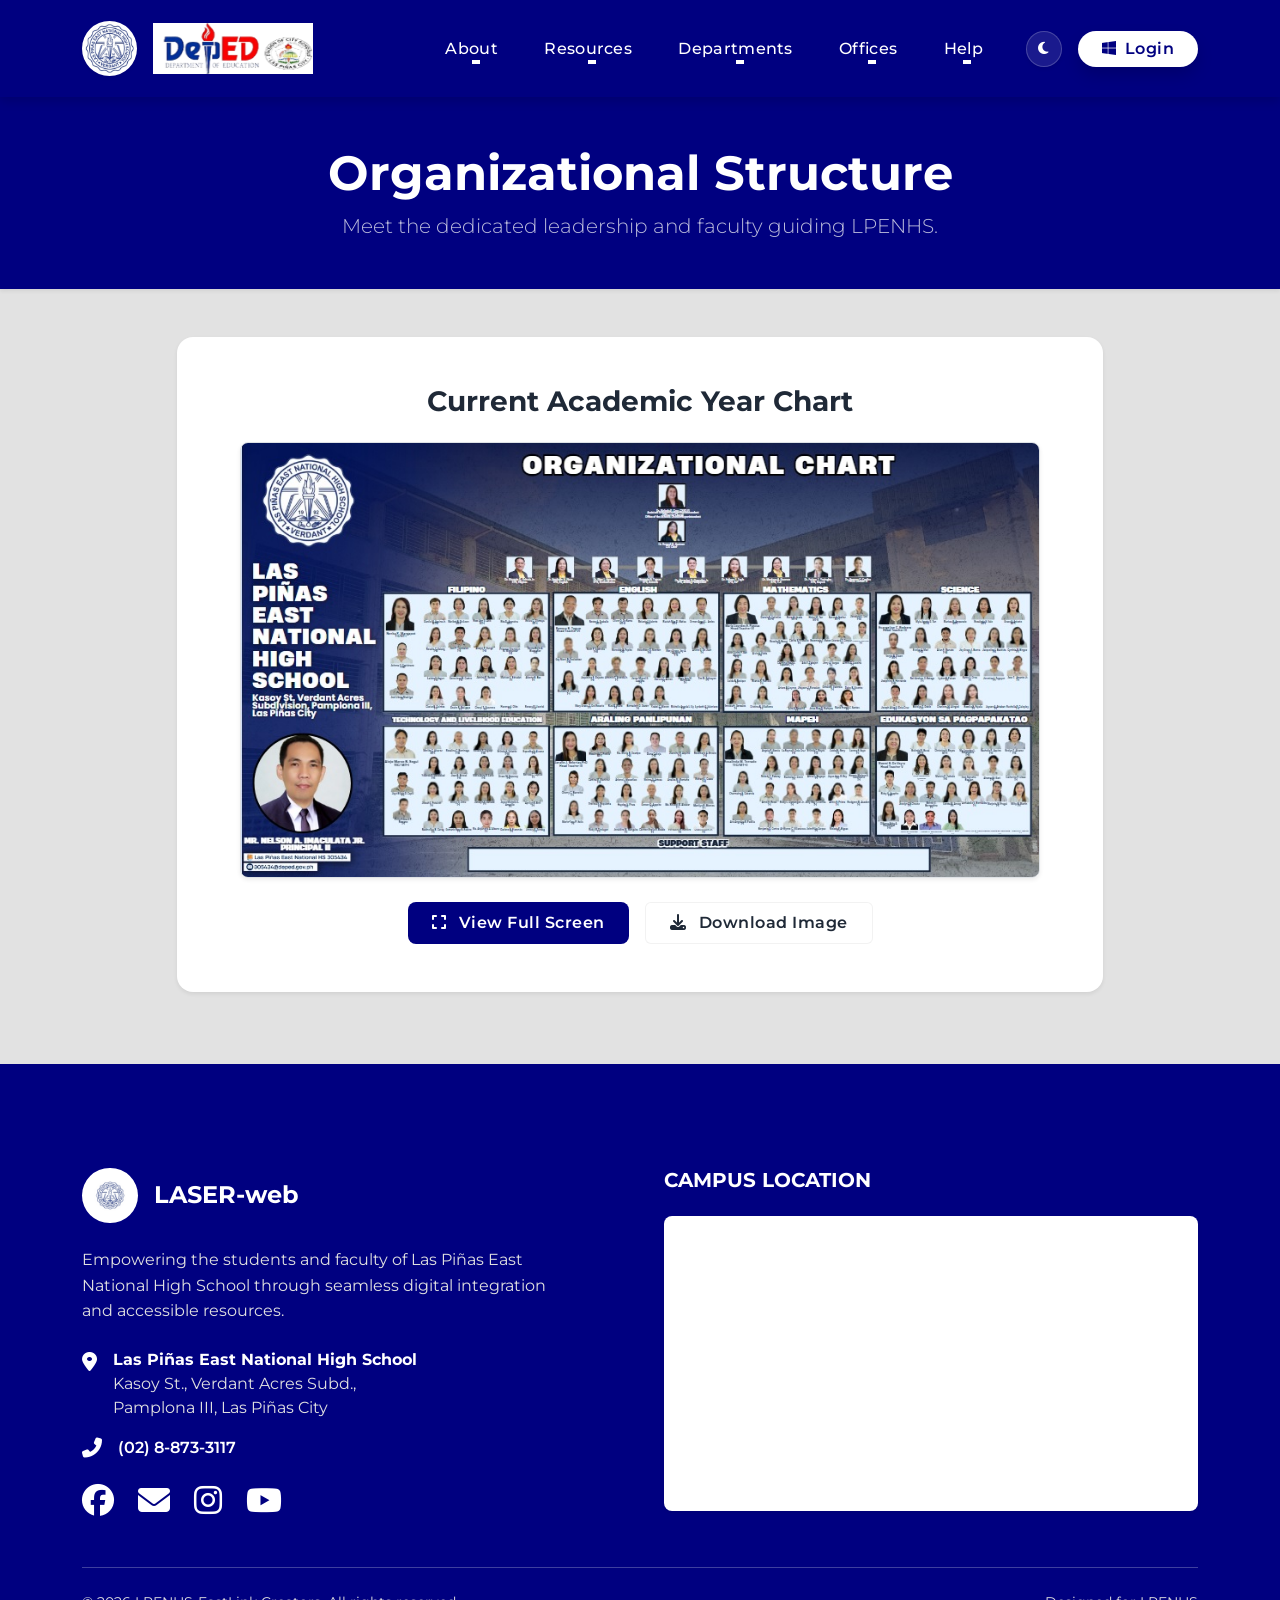
<file: EastHubPortal.html>
<!DOCTYPE html>
<html lang="en">
<head>
    <meta charset="UTF-8">
    <meta http-equiv="X-UA-Compatible" content="IE=edge">
    <meta name="viewport" content="width=device-width, initial-scale=1.0">
    <title>Organizational Chart | LASER-web</title>
    
    <link rel="preconnect" href="https://fonts.googleapis.com">
    <link rel="preconnect" href="https://fonts.gstatic.com" crossorigin>
    <link href="https://fonts.googleapis.com/css2?family=Montserrat:wght@300;400;500;600;700;800&display=swap" rel="stylesheet">
    
    <link href="https://cdn.jsdelivr.net/npm/bootstrap@5.3.0-alpha1/dist/css/bootstrap.min.css" rel="stylesheet" crossorigin="anonymous">
    <link rel="stylesheet" href="https://cdnjs.cloudflare.com/ajax/libs/font-awesome/6.4.0/css/all.min.css">
    
    <link rel="stylesheet" href="css/style.css">
    <link rel="icon" href="images/favicon.ico">
</head>
<body>
    
    <header class="sticky-top main-header">
        <nav class="navbar navbar-expand-lg py-3">
            <div class="container">
                <a class="navbar-brand d-flex align-items-center gap-3" href="index.html">
                    <img class="logo rounded-circle shadow-sm bg-white" src="images/Optimized-LR_favicon.jpg" alt="LPENHS Logo" width="55" height="55" onerror="this.src='https://via.placeholder.com/55'">
                    <img class="title d-none d-sm-block" src="images/LR_logo-removebg-preview.png" alt="LASER-web" width="160" onerror="this.style.display='none'">
                </a>
                
                <button class="navbar-toggler border-0 shadow-none" type="button" data-bs-toggle="collapse" data-bs-target="#navbarSupportedContent" aria-controls="navbarSupportedContent" aria-expanded="false" aria-label="Toggle navigation">
                    <span class="navbar-toggler-icon"></span>
                </button>
                
                <div class="collapse navbar-collapse" id="navbarSupportedContent">
                    <ul class="navbar-nav ms-auto mb-2 mb-lg-0 align-items-lg-center gap-2">
                        <li class="nav-item dropdown">
                            <a class="nav-link dropdown-toggle active" href="#" id="aboutDropdown" role="button" data-bs-toggle="dropdown" aria-expanded="false">About</a>
                            <ul class="dropdown-menu" aria-labelledby="aboutDropdown">
                                <li><a class="dropdown-item" href="about.html">LPENHS Profile</a></li>
                                <li><a class="dropdown-item active" href="org-chart.html">Organizational Chart</a></li>
                                <li><a class="dropdown-item" href="news.html">News & Updates</a></li>
                            </ul>
                        </li>
                        
                        <li class="nav-item dropdown">
                            <a class="nav-link dropdown-toggle" href="#" id="resourcesDropdown" role="button" data-bs-toggle="dropdown" aria-expanded="false">Resources</a>
                            <ul class="dropdown-menu" aria-labelledby="resourcesDropdown">
                                <li><a class="dropdown-item" href="https://lrmds.deped.gov.ph/create/" target="_blank">M.A.P. Portal</a></li>
                                <li><a class="dropdown-item" href="#">D.R.I.V.E.</a></li>
                            </ul>
                        </li>

                        <li class="nav-item dropdown">
                            <a class="nav-link dropdown-toggle" href="#" id="deptDropdown" role="button" data-bs-toggle="dropdown" aria-expanded="false">Departments</a>
                            <ul class="dropdown-menu" aria-labelledby="deptDropdown">
                                <li><a class="dropdown-item" href="#" target="_blank">Araling Panlipunan</a></li>
                                <li><a class="dropdown-item" href="#">English</a></li>
                                <li><a class="dropdown-item" href="#">ESP</a></li>
                                <li><a class="dropdown-item" href="#">Filipino</a></li>
                                <li><a class="dropdown-item" href="#">Science</a></li>
                                <li><a class="dropdown-item" href="#">MAPEH</a></li>
                                <li><a class="dropdown-item" href="#">Mathematics</a></li>
                                <li><a class="dropdown-item" href="#">TLE</a></li>
                            </ul>
                        </li>

                        <li class="nav-item dropdown">
                            <a class="nav-link dropdown-toggle" href="#" id="officesDropdown" role="button" data-bs-toggle="dropdown" aria-expanded="false">Offices</a>
                            <ul class="dropdown-menu" aria-labelledby="officesDropdown">
                                <li><a class="dropdown-item" href="#" target="_blank">Principal's Office</a></li>
                                <li><a class="dropdown-item" href="#">Guidance Office</a></li>
                                <li><a class="dropdown-item" href="#">Clinic</a></li>
                                <li><a class="dropdown-item" href="#">Records</a></li>
                                <li><a class="dropdown-item" href="#">SBM</a></li>
                            </ul>
                        </li>

                        <li class="nav-item dropdown">
                            <a class="nav-link dropdown-toggle" href="#" id="helpDropdown" role="button" data-bs-toggle="dropdown" aria-expanded="false">Help</a>
                            <ul class="dropdown-menu" aria-labelledby="helpDropdown">
                                <li><a class="dropdown-item" href="FAQ_Laser_web.pdf" target="_blank">FAQs</a></li>
                                <li><a class="dropdown-item" href="contact.html">Contact Us</a></li>    
                                <li><hr class="dropdown-divider"></li>
                                <li><a class="dropdown-item" href="#" target="_blank">Leave A Message</a></li>    
                            </ul>
                        </li>

                        <li class="nav-item ms-lg-3 my-3 my-lg-0 d-flex align-items-center gap-3">
                            <button id="themeToggle" class="btn btn-sm rounded-circle theme-btn shadow-sm" title="Toggle Dark Mode" style="width: 36px; height: 36px;">
                                <i class="fas fa-moon"></i>
                            </button>
                            <a class="btn btn-login px-4 rounded-pill shadow" href="https://login.microsoftonline.com/" target="_blank" rel="noopener">
                                <i class="fab fa-windows me-2"></i>Login
                            </a>
                        </li>
                    </ul>
                </div>
            </div>
        </nav>
    </header>

    <div class="page-banner text-center py-5 mb-5 shadow-sm" style="background-color: var(--school-primary); color: white;">
        <div class="container">
            <h1 class="display-5 fw-bold mb-2">Organizational Structure</h1>
            <p class="lead mb-0 text-light opacity-75">Meet the dedicated leadership and faculty guiding LPENHS.</p>
        </div>
    </div>

    <main class="container mb-5 pb-4">
        <div class="row justify-content-center">
            <div class="col-lg-10">
                <div class="card border-0 shadow-sm rounded-4 overflow-hidden" style="background-color: var(--bg-card);">
                    <div class="card-body p-4 p-md-5 text-center">
                        
                        <h3 class="fw-bold mb-4" style="color: var(--text-dark);">Current Academic Year Chart</h3>
                        
                        <div class="org-chart-container position-relative mb-4 mx-auto rounded-3 overflow-hidden shadow-sm border" style="max-width: 800px; cursor: zoom-in;" data-bs-toggle="modal" data-bs-target="#staticBackdrop">
                            <img src="images/org_chart.jpg" alt="LPENHS Organizational Chart" class="img-fluid w-100 transition-transform" id="orgChartThumb">
                            
                            <div class="overlay d-flex justify-content-center align-items-center position-absolute top-0 start-0 w-100 h-100" style="background: rgba(0,0,128,0.6); opacity: 0; transition: opacity 0.3s ease;">
                                <span class="text-white fs-4 fw-bold"><i class="fas fa-search-plus me-2"></i> Click to Enlarge</span>
                            </div>
                        </div>

                        <div class="d-flex flex-column flex-sm-row justify-content-center gap-3 mt-4">
                            <button type="button" class="btn btn-primary px-4 py-2" data-bs-toggle="modal" data-bs-target="#staticBackdrop">
                                <i class="fas fa-expand me-2"></i> View Full Screen
                            </button>
                            <a href="images/org_chart.jpg" download="LPENHS_Org_Chart.jpg" class="btn btn-secondary-custom px-4 py-2">
                                <i class="fas fa-download me-2"></i> Download Image
                            </a>
                        </div>

                    </div>
                </div>
            </div>
        </div>
    </main>

    <div class="modal fade" id="staticBackdrop" data-bs-backdrop="static" data-bs-keyboard="false" tabindex="-1" aria-labelledby="staticBackdropLabel" aria-hidden="true">
        <div class="modal-dialog modal-fullscreen">
            <div class="modal-content custom-modal-bg">
                <div class="modal-header border-bottom-0 pb-0">
                    <h4 class="modal-title fw-bold ms-3 mt-2" id="staticBackdropLabel" style="color: var(--text-dark);">LPENHS Organizational Chart</h4>
                    <button type="button" class="btn-close me-2 mt-2" data-bs-dismiss="modal" aria-label="Close"></button>
                </div>
                <div class="modal-body d-flex justify-content-center align-items-start p-4 overflow-auto">
                    <img src="images/org_chart.jpg" alt="Full Organizational Chart" style="max-width: 100%; height: auto; object-fit: contain;">
                </div>
                <div class="modal-footer border-top-0 pt-0">
                    <button type="button" class="btn btn-secondary-custom px-4" data-bs-dismiss="modal">Close</button>
                </div>
            </div>
        </div>
    </div>

    <footer class="footer-section pt-5 pb-3">
        <div class="container">
            <div class="row g-5 mb-5 mt-2">
                <div class="col-lg-6">
                    <div class="pe-lg-5">
                        <div class="d-flex align-items-center gap-3 mb-4">
                            <div class="footer-icon-wrapper">
                                <img src="images/Optimized-LR_favicon.jpg" width="40" class="rounded-circle bg-white p-1" alt="Logo" onerror="this.src='https://via.placeholder.com/40'">
                            </div>
                            <h4 class="fw-bold mb-0">LASER-web</h4>
                        </div>
                        <p class="mb-4 fs-6 text-secondary" style="line-height: 1.6;">Empowering the students and faculty of Las Piñas East National High School through seamless digital integration and accessible resources.</p>
                        
                        <div class="d-flex align-items-start gap-3 mb-3">
                            <i class="fas fa-map-marker-alt mt-1 fs-5"></i>
                            <div>
                                <strong>Las Piñas East National High School</strong><br>
                                <span class="text-secondary">Kasoy St., Verdant Acres Subd.,<br>Pamplona III, Las Piñas City</span>
                            </div>
                        </div>
                        <div class="d-flex align-items-center gap-3 mb-4">
                            <i class="fas fa-phone-alt fs-5"></i>
                            <a href="tel:(02)88733117" class="text-decoration-none phone-link">(02) 8-873-3117</a>
                        </div>
                        
                        <ul class="list-unstyled d-flex gap-4 mb-0 mt-4">
                            <li><a href="https://www.facebook.com/profile.php?id=100084733710812" target="_blank" class="social-icon"><i class="fab fa-facebook fa-2x"></i></a></li>
                            <li><a href="mailto:305434@depedlaspinas.ph" class="social-icon"><i class="fas fa-envelope fa-2x"></i></a></li>
                            <li><a href="https://www.instagram.com/lpenhs305434/" target="_blank" class="social-icon"><i class="fab fa-instagram fa-2x"></i></a></li>
                            <li><a href="https://www.youtube.com/channel/UCnb9HCbZt0ViL-a7O4MeIpg" target="_blank" class="social-icon"><i class="fab fa-youtube fa-2x"></i></a></li>
                        </ul>
                    </div>
                </div>

                <div class="col-lg-6">
                    <h5 class="fw-bold mb-4 text-uppercase">Campus Location</h5>
                    <div class="map-container shadow-sm">
                        <iframe src="https://www.google.com/maps/embed?pb=!1m18!1m12!1m3!1d3863.6300994116843!2d120.98595707584166!3d14.448508986020586!2m3!1f0!2f0!3f0!3m2!1i1024!2i768!4f13.1!3m3!1m2!1s0x3397d22b27db7935%3A0xe5452f1b8f0477e!2sLas%20Pinas%20East%20National%20High%20School!5e0!3m2!1sen!2sph!4v1698745672199!5m2!1sen!2sph" width="100%" height="280" style="border:0;" allowfullscreen="" loading="lazy" referrerpolicy="no-referrer-when-downgrade"></iframe>
                    </div>
                </div>
            </div>
            
            <hr class="border-light opacity-25 mb-4">
            <div class="d-flex flex-column flex-md-row justify-content-between align-items-center">
                <p class="mb-2 mb-md-0 small text-secondary">© 2026 LPENHS-EastLink Creators. All rights reserved.</p>
                <p class="mb-0 small text-secondary">Designed for LPENHS</p>
            </div>
        </div>
    </footer>

    <script src="https://cdn.jsdelivr.net/npm/bootstrap@5.3.0-alpha1/dist/js/bootstrap.bundle.min.js" crossorigin="anonymous"></script>
    <script src="js/script.js"></script>
</body>
</html>
</file>
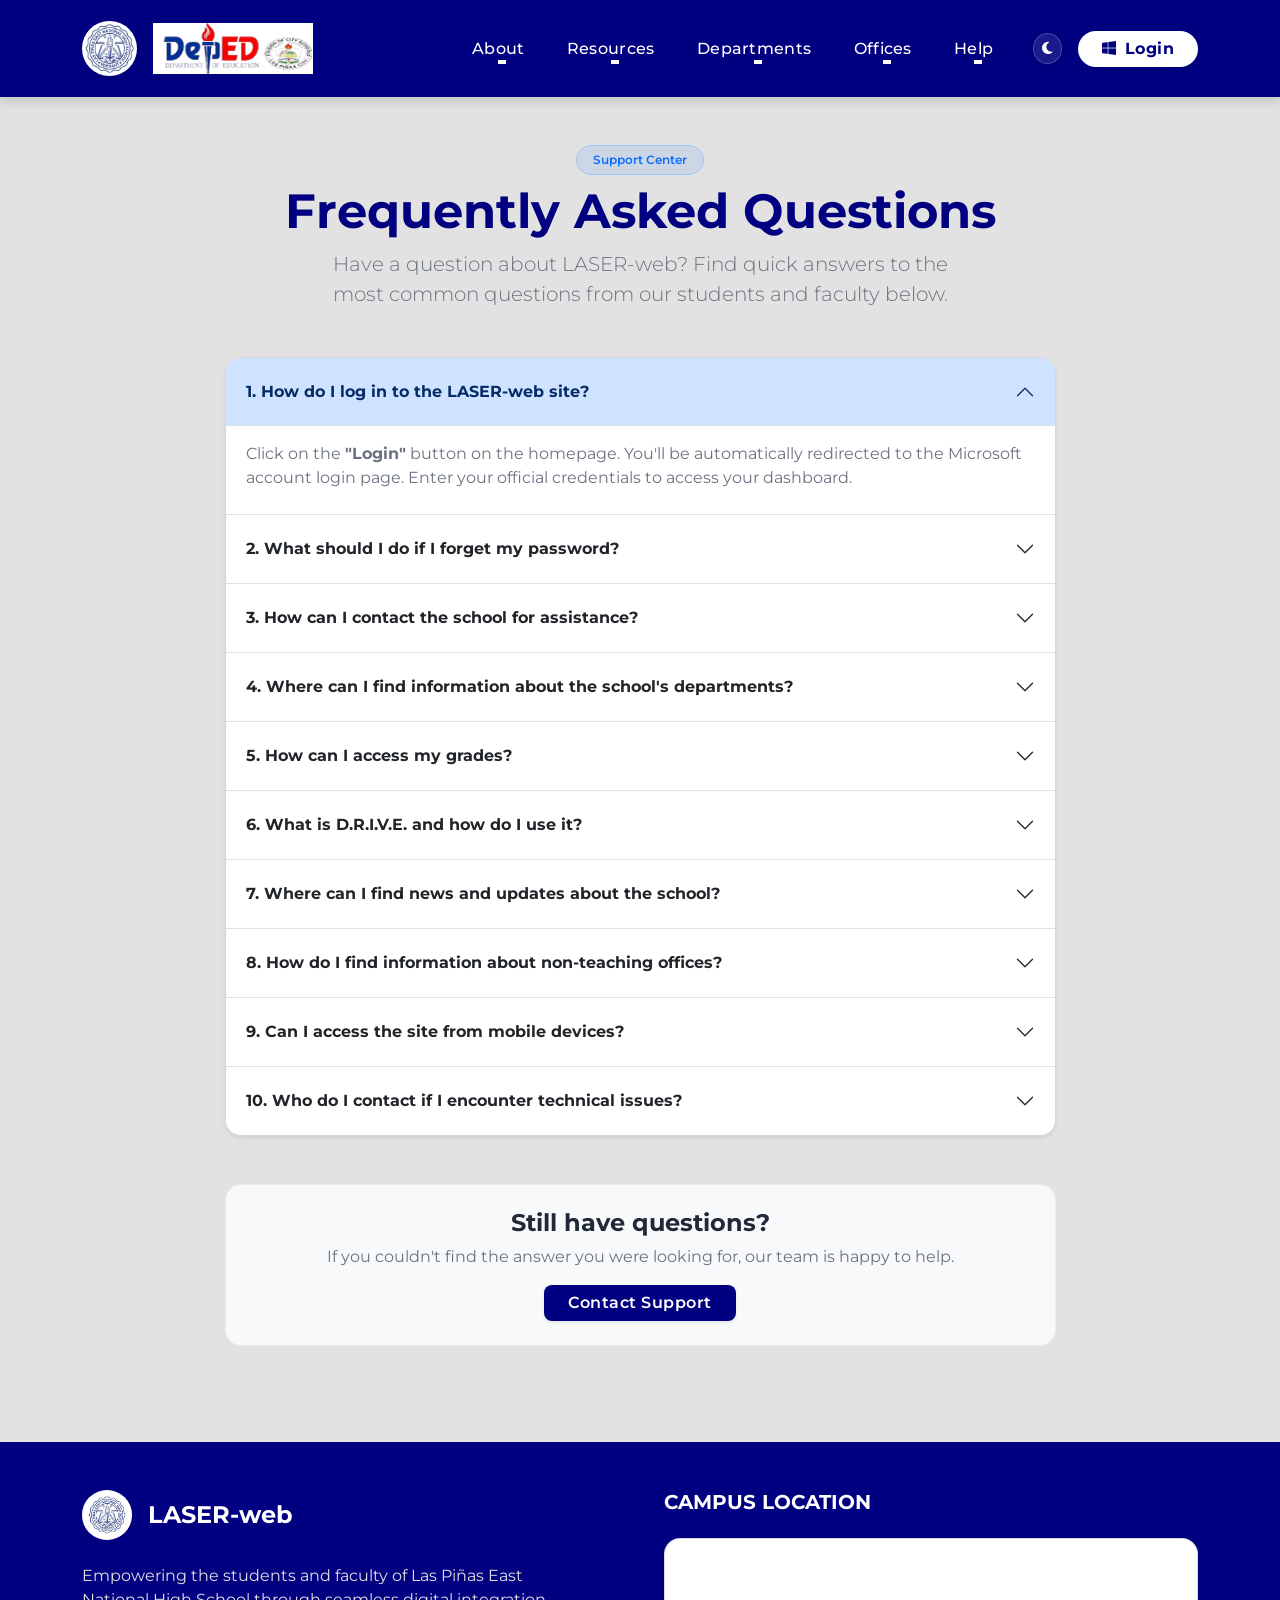
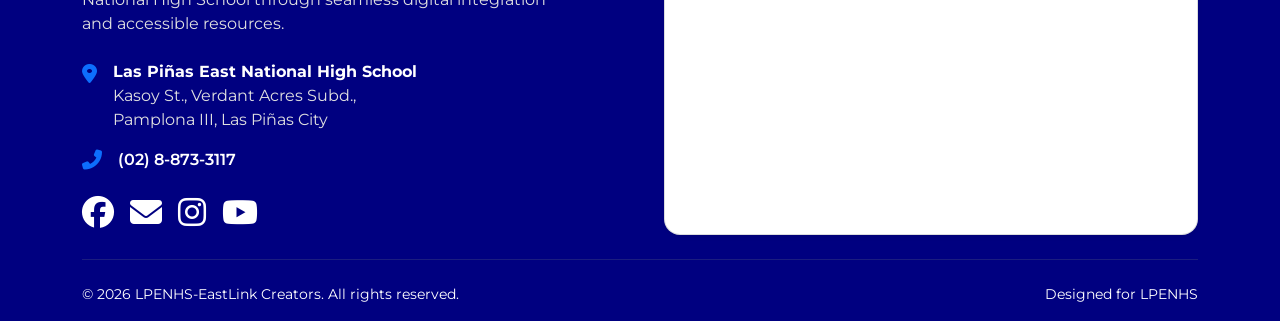
<file: FAQ.html>
<!DOCTYPE html>
<html lang="en">
<head>
    <meta charset="UTF-8">
    <meta http-equiv="X-UA-Compatible" content="IE=edge">
    <meta name="viewport" content="width=device-width, initial-scale=1.0">
    <title>FAQ | LASER-web</title>
    
    <link rel="preconnect" href="https://fonts.googleapis.com">
    <link rel="preconnect" href="https://fonts.gstatic.com" crossorigin>
    <link href="https://fonts.googleapis.com/css2?family=Montserrat:wght@300;400;500;600;700&display=swap" rel="stylesheet">
    
    <link href="https://cdn.jsdelivr.net/npm/bootstrap@5.3.0-alpha1/dist/css/bootstrap.min.css" rel="stylesheet" crossorigin="anonymous">
    <link rel="stylesheet" href="https://cdnjs.cloudflare.com/ajax/libs/font-awesome/6.4.0/css/all.min.css">
    
    <link rel="stylesheet" href="css/style.css">
    <link rel="icon" href="images/favicon.ico">
</head>
<body>
    
    <header class="sticky-top main-header">
        <nav class="navbar navbar-expand-lg navbar-dark py-3">
            <div class="container">
                <a class="navbar-brand d-flex align-items-center gap-3" href="index.html">
                    <img class="logo rounded-circle shadow-sm bg-white" src="images/Optimized-LR_favicon.jpg" alt="LPENHS Logo" width="55" height="55" onerror="this.src='https://via.placeholder.com/55'">
                    <img class="title d-none d-sm-block" src="images/LR_logo-removebg-preview.png" alt="LASER-web" width="160" onerror="this.style.display='none'">
                </a>
                
                <button class="navbar-toggler border-0 shadow-none" type="button" data-bs-toggle="collapse" data-bs-target="#navbarSupportedContent" aria-controls="navbarSupportedContent" aria-expanded="false" aria-label="Toggle navigation">
                    <span class="navbar-toggler-icon"></span>
                </button>
                
                <div class="collapse navbar-collapse" id="navbarSupportedContent">
                    <ul class="navbar-nav ms-auto mb-2 mb-lg-0 align-items-lg-center gap-1">
                        <li class="nav-item dropdown">
                            <a class="nav-link dropdown-toggle" href="#" id="aboutDropdown" role="button" data-bs-toggle="dropdown" aria-expanded="false">About</a>
                            <ul class="dropdown-menu shadow-sm" aria-labelledby="aboutDropdown">
                                <li><a class="dropdown-item" href="LPENHS.html">LPENHS Profile</a></li>
                                <li><a class="dropdown-item" href="EastHubPortal.html">Organizational Chart</a></li>
                                <li><a class="dropdown-item" href="EastHubPortal.html">News & Updates</a></li>
                            </ul>
                        </li>
                        <li class="nav-item dropdown">
                            <a class="nav-link dropdown-toggle" href="#" id="resourcesDropdown" role="button" data-bs-toggle="dropdown" aria-expanded="false">Resources</a>
                            <ul class="dropdown-menu shadow-sm" aria-labelledby="resourcesDropdown">
                                <li><a class="dropdown-item" href="MAP.html"><i class="fas fa-chart-bar me-2 text-muted"></i>M.A.P. Portal</a></li>
                                <li><a class="dropdown-item" href="#"><i class="fas fa-folder me-2 text-muted"></i>D.R.I.V.E.</a></li>
                            </ul>
                        </li>
                        <li class="nav-item dropdown">
                            <a class="nav-link dropdown-toggle" href="#" id="deptDropdown" role="button" data-bs-toggle="dropdown" aria-expanded="false">Departments</a>
                            <ul class="dropdown-menu shadow-sm" aria-labelledby="deptDropdown">
                                <li><a class="dropdown-item" href="#" target="_blank">Araling Panlipunan</a></li>
                                <li><a class="dropdown-item" href="#">English</a></li>
                                <li><a class="dropdown-item" href="#">ESP</a></li>
                                <li><a class="dropdown-item" href="#">Filipino</a></li>
                                <li><a class="dropdown-item" href="#">Science</a></li>
                                <li><a class="dropdown-item" href="#">MAPEH</a></li>
                                <li><a class="dropdown-item" href="#">Mathematics</a></li>
                                <li><a class="dropdown-item" href="#">TLE</a></li>
                            </ul>
                        </li>
                        <li class="nav-item dropdown">
                            <a class="nav-link dropdown-toggle" href="#" id="officesDropdown" role="button" data-bs-toggle="dropdown" aria-expanded="false">Offices</a>
                            <ul class="dropdown-menu shadow-sm" aria-labelledby="officesDropdown">
                                <li><a class="dropdown-item" href="#" target="_blank">Principal's Office</a></li>
                                <li><a class="dropdown-item" href="#">Guidance Office</a></li>
                                <li><a class="dropdown-item" href="#">Clinic</a></li>
                                <li><a class="dropdown-item" href="#">Records</a></li>
                                <li><a class="dropdown-item" href="#">SBM</a></li>
                            </ul>
                        </li>
                        <li class="nav-item dropdown">
                            <a class="nav-link dropdown-toggle active" href="#" id="helpDropdown" role="button" data-bs-toggle="dropdown" aria-expanded="false">Help</a>
                            <ul class="dropdown-menu shadow-sm" aria-labelledby="helpDropdown">
                                <li><a class="dropdown-item fw-bold text-primary" href="FAQ.html"><i class="fas fa-question-circle me-2"></i>FAQs</a></li>
                                <li><a class="dropdown-item" href="contact.html"><i class="fas fa-headset me-2 text-muted"></i>Contact Us</a></li>    
                                <li><hr class="dropdown-divider"></li>
                                <li><a class="dropdown-item" href="#" target="_blank"><i class="fas fa-envelope me-2 text-muted"></i>Leave A Message</a></li>    
                            </ul>
                        </li>
                        <li class="nav-item ms-lg-3 my-3 my-lg-0 d-flex align-items-center gap-3">
                            <button id="themeToggle" class="btn btn-sm rounded-circle theme-btn shadow-sm" title="Toggle Dark Mode">
                                <i class="fas fa-moon" id="themeIcon"></i>
                            </button>
                            <a class="btn btn-login fw-bold px-4 rounded-pill shadow-sm" href="https://login.microsoftonline.com/" target="_blank" rel="noopener">
                                <i class="fab fa-windows me-2"></i>Login
                            </a>
                        </li>
                    </ul>
                </div>
            </div>
        </nav>
    </header>

    <main class="container flex-grow-1 py-5">
        
        <div class="text-center mb-5">
            <span class="badge bg-primary bg-opacity-10 text-primary mb-2 px-3 py-2 rounded-pill fw-semibold border border-primary-subtle">Support Center</span>
            <h1 class="display-5 fw-bold" style="color: var(--school-primary);">Frequently Asked Questions</h1>
            <p class="lead text-muted mx-auto" style="max-width: 650px;">
                Have a question about LASER-web? Find quick answers to the most common questions from our students and faculty below.
            </p>
        </div>

        <div class="row justify-content-center">
            <div class="col-lg-9">
                <div class="accordion shadow-sm rounded-4 overflow-hidden border border-secondary border-opacity-10" id="faqAccordion">
                    
                    <div class="accordion-item border-0 border-bottom">
                        <h2 class="accordion-header" id="headingOne">
                            <button class="accordion-button fw-bold py-4" type="button" data-bs-toggle="collapse" data-bs-target="#collapseOne" aria-expanded="true" aria-controls="collapseOne">
                                1. How do I log in to the LASER-web site?
                            </button>
                        </h2>
                        <div id="collapseOne" class="accordion-collapse collapse show" aria-labelledby="headingOne" data-bs-parent="#faqAccordion">
                            <div class="accordion-body text-muted pb-4">
                                Click on the <strong>"Login"</strong> button on the homepage. You'll be automatically redirected to the Microsoft account login page. Enter your official credentials to access your dashboard.
                            </div>
                        </div>
                    </div>

                    <div class="accordion-item border-0 border-bottom">
                        <h2 class="accordion-header" id="headingTwo">
                            <button class="accordion-button collapsed fw-bold py-4" type="button" data-bs-toggle="collapse" data-bs-target="#collapseTwo" aria-expanded="false" aria-controls="collapseTwo">
                                2. What should I do if I forget my password?
                            </button>
                        </h2>
                        <div id="collapseTwo" class="accordion-collapse collapse" aria-labelledby="headingTwo" data-bs-parent="#faqAccordion">
                            <div class="accordion-body text-muted pb-4">
                                Visit the Microsoft account login page and click on <strong>"Forgot password?"</strong> Follow the on-screen instructions to verify your identity and reset your password.
                            </div>
                        </div>
                    </div>

                    <div class="accordion-item border-0 border-bottom">
                        <h2 class="accordion-header" id="headingThree">
                            <button class="accordion-button collapsed fw-bold py-4" type="button" data-bs-toggle="collapse" data-bs-target="#collapseThree" aria-expanded="false" aria-controls="collapseThree">
                                3. How can I contact the school for assistance?
                            </button>
                        </h2>
                        <div id="collapseThree" class="accordion-collapse collapse" aria-labelledby="headingThree" data-bs-parent="#faqAccordion">
                            <div class="accordion-body text-muted pb-4">
                                Go to the <strong>"Help"</strong> section in the navigation bar and use the <a href="contact.html" class="text-decoration-none fw-semibold">Contact Us</a> option to reach the school's support team. Alternatively, you can leave a message using the provided form.
                            </div>
                        </div>
                    </div>

                    <div class="accordion-item border-0 border-bottom">
                        <h2 class="accordion-header" id="headingFour">
                            <button class="accordion-button collapsed fw-bold py-4" type="button" data-bs-toggle="collapse" data-bs-target="#collapseFour" aria-expanded="false" aria-controls="collapseFour">
                                4. Where can I find information about the school's departments?
                            </button>
                        </h2>
                        <div id="collapseFour" class="accordion-collapse collapse" aria-labelledby="headingFour" data-bs-parent="#faqAccordion">
                            <div class="accordion-body text-muted pb-4">
                                Navigate to the <strong>"Departments"</strong> section in the main menu to explore all subject areas and view detailed information about each specific department.
                            </div>
                        </div>
                    </div>

                    <div class="accordion-item border-0 border-bottom">
                        <h2 class="accordion-header" id="headingFive">
                            <button class="accordion-button collapsed fw-bold py-4" type="button" data-bs-toggle="collapse" data-bs-target="#collapseFive" aria-expanded="false" aria-controls="collapseFive">
                                5. How can I access my grades?
                            </button>
                        </h2>
                        <div id="collapseFive" class="accordion-collapse collapse" aria-labelledby="headingFive" data-bs-parent="#faqAccordion">
                            <div class="accordion-body text-muted pb-4">
                                Access the <strong>"Resources"</strong> section, then click on the <a href="MAP.html" class="text-decoration-none fw-semibold">M.A.P. Portal</a> to view your grades and other academic details securely.
                            </div>
                        </div>
                    </div>

                    <div class="accordion-item border-0 border-bottom">
                        <h2 class="accordion-header" id="headingSix">
                            <button class="accordion-button collapsed fw-bold py-4" type="button" data-bs-toggle="collapse" data-bs-target="#collapseSix" aria-expanded="false" aria-controls="collapseSix">
                                6. What is D.R.I.V.E. and how do I use it?
                            </button>
                        </h2>
                        <div id="collapseSix" class="accordion-collapse collapse" aria-labelledby="headingSix" data-bs-parent="#faqAccordion">
                            <div class="accordion-body text-muted pb-4">
                                D.R.I.V.E. is a dedicated resource portal located in the <strong>"Resources"</strong> section. It provides access to necessary files for information, circulation, and submission. Simply click on D.R.I.V.E. to find the materials you need.
                            </div>
                        </div>
                    </div>

                    <div class="accordion-item border-0 border-bottom">
                        <h2 class="accordion-header" id="headingSeven">
                            <button class="accordion-button collapsed fw-bold py-4" type="button" data-bs-toggle="collapse" data-bs-target="#collapseSeven" aria-expanded="false" aria-controls="collapseSeven">
                                7. Where can I find news and updates about the school?
                            </button>
                        </h2>
                        <div id="collapseSeven" class="accordion-collapse collapse" aria-labelledby="headingSeven" data-bs-parent="#faqAccordion">
                            <div class="accordion-body text-muted pb-4">
                                Go to the <strong>"About"</strong> section in the navigation menu and click on <strong>"News"</strong> to stay informed about the latest announcements, updates, and upcoming events.
                            </div>
                        </div>
                    </div>

                    <div class="accordion-item border-0 border-bottom">
                        <h2 class="accordion-header" id="headingEight">
                            <button class="accordion-button collapsed fw-bold py-4" type="button" data-bs-toggle="collapse" data-bs-target="#collapseEight" aria-expanded="false" aria-controls="collapseEight">
                                8. How do I find information about non-teaching offices?
                            </button>
                        </h2>
                        <div id="collapseEight" class="accordion-collapse collapse" aria-labelledby="headingEight" data-bs-parent="#faqAccordion">
                            <div class="accordion-body text-muted pb-4">
                                Visit the <strong>"Offices"</strong> section in the main menu to view information about the Principal's Office, Guidance Office, Clinic, Records Office, and School-Based Management (SBM).
                            </div>
                        </div>
                    </div>

                    <div class="accordion-item border-0 border-bottom">
                        <h2 class="accordion-header" id="headingNine">
                            <button class="accordion-button collapsed fw-bold py-4" type="button" data-bs-toggle="collapse" data-bs-target="#collapseNine" aria-expanded="false" aria-controls="collapseNine">
                                9. Can I access the site from mobile devices?
                            </button>
                        </h2>
                        <div id="collapseNine" class="accordion-collapse collapse" aria-labelledby="headingNine" data-bs-parent="#faqAccordion">
                            <div class="accordion-body text-muted pb-4">
                                <strong>Yes!</strong> The LASER-web site is fully responsive and optimized for seamless use on most mobile devices, smartphones, and tablets.
                            </div>
                        </div>
                    </div>

                    <div class="accordion-item border-0">
                        <h2 class="accordion-header" id="headingTen">
                            <button class="accordion-button collapsed fw-bold py-4" type="button" data-bs-toggle="collapse" data-bs-target="#collapseTen" aria-expanded="false" aria-controls="collapseTen">
                                10. Who do I contact if I encounter technical issues?
                            </button>
                        </h2>
                        <div id="collapseTen" class="accordion-collapse collapse" aria-labelledby="headingTen" data-bs-parent="#faqAccordion">
                            <div class="accordion-body text-muted pb-4">
                                If you experience any technical difficulties, please visit the <strong>"Help"</strong> section and use the <a href="contact.html" class="text-decoration-none fw-semibold">Contact Us</a> option to get in touch with our technical support team.
                            </div>
                        </div>
                    </div>

                </div>
                
                <div class="mt-5 text-center bg-light rounded-4 p-4 border border-secondary border-opacity-10 dark-mode-box">
                    <h4 class="fw-bold mb-2">Still have questions?</h4>
                    <p class="text-muted mb-3">If you couldn't find the answer you were looking for, our team is happy to help.</p>
                    <a href="contact.html" class="btn btn-primary rounded-pill px-4 fw-semibold shadow-sm">Contact Support</a>
                </div>
                
            </div>
        </div>
    </main>

    <footer class="footer-section pt-5 pb-2 mt-5">
        <div class="container">
            <div class="row g-5 mb-4">
                <div class="col-lg-6">
                    <div class="pe-lg-5">
                        <div class="d-flex align-items-center gap-3 mb-4">
                            <img src="images/Optimized-LR_favicon.jpg" width="50" class="rounded-circle bg-white p-1" alt="Logo" onerror="this.src='https://via.placeholder.com/50'">
                            <h4 class="fw-bold mb-0 text-white">LASER-web</h4>
                        </div>
                        <p class="text-secondary mb-4">Empowering the students and faculty of Las Piñas East National High School through seamless digital integration and accessible resources.</p>
                        
                        <div class="d-flex align-items-start gap-3 mb-3">
                            <i class="fas fa-map-marker-alt mt-1 fs-5 text-primary"></i>
                            <div>
                                <strong class="text-white">Las Piñas East National High School</strong><br>
                                <span class="text-secondary">Kasoy St., Verdant Acres Subd.,<br>Pamplona III, Las Piñas City</span>
                            </div>
                        </div>
                        <div class="d-flex align-items-center gap-3 mb-4">
                            <i class="fas fa-phone-alt fs-5 text-primary"></i>
                            <a href="tel:(02)88733117" class="text-decoration-none phone-link">(02) 8-873-3117</a>
                        </div>
                        
                        <ul class="list-unstyled d-flex gap-3 mb-0">
                            <li><a href="https://www.facebook.com/profile.php?id=100084733710812" target="_blank" class="social-icon"><i class="fab fa-facebook fa-2x"></i></a></li>
                            <li><a href="mailto:305434@depedlaspinas.ph" class="social-icon"><i class="fas fa-envelope fa-2x"></i></a></li>
                            <li><a href="https://www.instagram.com/lpenhs305434/" target="_blank" class="social-icon"><i class="fab fa-instagram fa-2x"></i></a></li>
                            <li><a href="https://www.youtube.com/channel/UCnb9HCbZt0ViL-a7O4MeIpg" target="_blank" class="social-icon"><i class="fab fa-youtube fa-2x"></i></a></li>
                        </ul>
                    </div>
                </div>

                <div class="col-lg-6">
                    <h5 class="fw-bold mb-4 text-uppercase tracking-wide">Campus Location</h5>
                    <div class="map-container rounded-4 overflow-hidden shadow-sm border border-secondary border-opacity-25">
                        <iframe src="https://maps.google.com/maps?q=Las%20Piñas%20East%20National%20High%20School&t=&z=15&ie=UTF8&iwloc=&output=embed" width="100%" height="280" style="border:0;" allowfullscreen="" loading="lazy" referrerpolicy="no-referrer-when-downgrade"></iframe>
                    </div>
                </div>
            </div>
            
            <hr class="border-secondary opacity-25">
            <div class="d-flex flex-column flex-md-row justify-content-between align-items-center py-2 text-secondary">
                <p class="mb-0 small">© 2026 LPENHS-EastLink Creators. All rights reserved.</p>
                <p class="mb-0 small">Designed for LPENHS</p>
            </div>
        </div>
    </footer>

    <script src="https://cdn.jsdelivr.net/npm/bootstrap@5.3.0-alpha1/dist/js/bootstrap.bundle.min.js" crossorigin="anonymous"></script>
    <script src="js/script.js"></script>
</body>
</html>
</file>
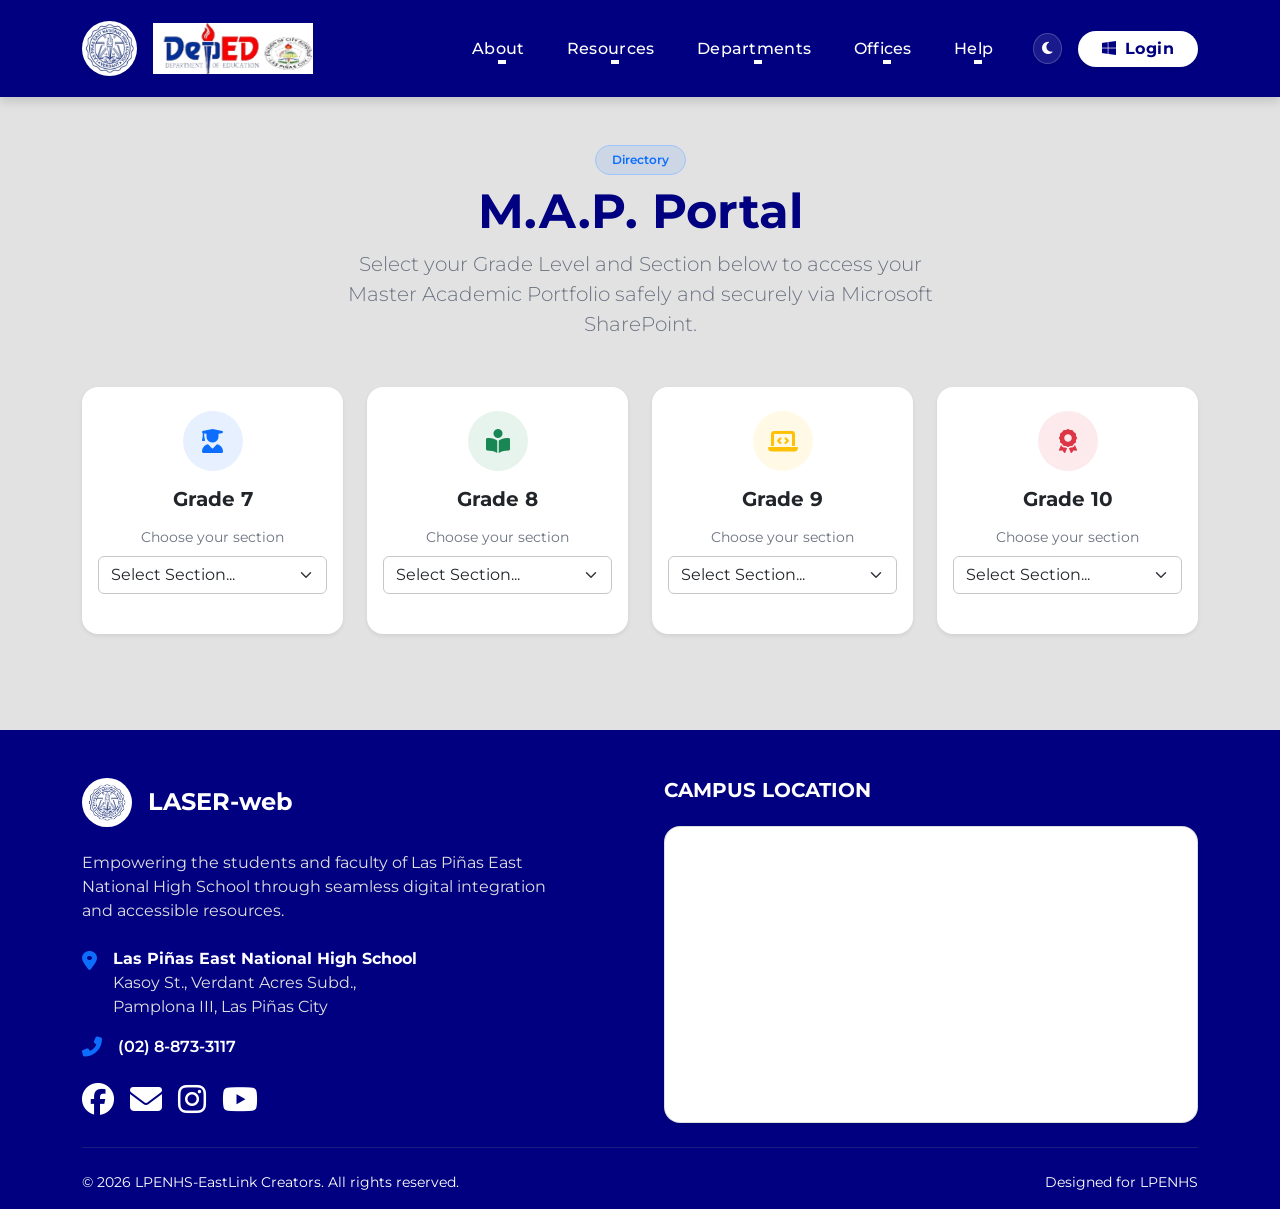
<file: MAP.html>
<!DOCTYPE html>
<html lang="en">
<head>
    <meta charset="UTF-8">
    <meta http-equiv="X-UA-Compatible" content="IE=edge">
    <meta name="viewport" content="width=device-width, initial-scale=1.0">
    <title>M.A.P. Portal | LASER-web</title>
    
    <link rel="preconnect" href="https://fonts.googleapis.com">
    <link rel="preconnect" href="https://fonts.gstatic.com" crossorigin>
    <link href="https://fonts.googleapis.com/css2?family=Montserrat:wght@300;400;500;600;700&display=swap" rel="stylesheet">
    
    <link href="https://cdn.jsdelivr.net/npm/bootstrap@5.3.0-alpha1/dist/css/bootstrap.min.css" rel="stylesheet" crossorigin="anonymous">
    <link rel="stylesheet" href="https://cdnjs.cloudflare.com/ajax/libs/font-awesome/6.4.0/css/all.min.css">
    
    <link rel="stylesheet" href="css/style.css">
    <link rel="icon" href="images/favicon.ico">
</head>
<body>
    
    <header class="sticky-top main-header">
        <nav class="navbar navbar-expand-lg navbar-dark py-3">
            <div class="container">
                <a class="navbar-brand d-flex align-items-center gap-3" href="index.html">
                    <img class="logo rounded-circle shadow-sm bg-white" src="images/Optimized-LR_favicon.jpg" alt="LPENHS Logo" width="55" height="55" onerror="this.src='https://via.placeholder.com/55'">
                    <img class="title d-none d-sm-block" src="images/LR_logo-removebg-preview.png" alt="LASER-web" width="160" onerror="this.style.display='none'">
                </a>
                
                <button class="navbar-toggler border-0 shadow-none" type="button" data-bs-toggle="collapse" data-bs-target="#navbarSupportedContent" aria-controls="navbarSupportedContent" aria-expanded="false" aria-label="Toggle navigation">
                    <span class="navbar-toggler-icon"></span>
                </button>
                
                <div class="collapse navbar-collapse" id="navbarSupportedContent">
                    <ul class="navbar-nav ms-auto mb-2 mb-lg-0 align-items-lg-center gap-1">
                        <li class="nav-item dropdown">
                            <a class="nav-link dropdown-toggle" href="#" id="aboutDropdown" role="button" data-bs-toggle="dropdown" aria-expanded="false">About</a>
                            <ul class="dropdown-menu shadow-sm" aria-labelledby="aboutDropdown">
                                <li><a class="dropdown-item" href="about.html">LPENHS Profile</a></li>
                                <li><a class="dropdown-item" href="EastHubPortal.html">Organizational Chart</a></li>
                                <li><a class="dropdown-item" href="EastHubPortal.html">News & Updates</a></li>
                            </ul>
                        </li>
                        <li class="nav-item dropdown">
                            <a class="nav-link dropdown-toggle active" href="#" id="resourcesDropdown" role="button" data-bs-toggle="dropdown" aria-expanded="false">Resources</a>
                            <ul class="dropdown-menu shadow-sm" aria-labelledby="resourcesDropdown">
                                <li><a class="dropdown-item fw-bold text-primary" href="MAP.html"><i class="fas fa-chart-bar me-2"></i>M.A.P. Portal</a></li>
                                <li><a class="dropdown-item" href="#"><i class="fas fa-folder me-2 text-muted"></i>D.R.I.V.E.</a></li>
                            </ul>
                        </li>
                        <li class="nav-item dropdown">
                            <a class="nav-link dropdown-toggle" href="#" id="deptDropdown" role="button" data-bs-toggle="dropdown" aria-expanded="false">Departments</a>
                            <ul class="dropdown-menu shadow-sm" aria-labelledby="deptDropdown">
                                <li><a class="dropdown-item" href="Araling Panlipunan.html" target="_blank">Araling Panlipunan</a></li>
                                <li><a class="dropdown-item" href="English.html">English</a></li>
                                <li><a class="dropdown-item" href="ESP.html">ESP</a></li>
                                <li><a class="dropdown-item" href="Filipino.html">Filipino</a></li>
                                <li><a class="dropdown-item" href="Science.html">Science</a></li>
                                <li><a class="dropdown-item" href="MAPEH.html">MAPEH</a></li>
                                <li><a class="dropdown-item" href="Mathematics.html">Mathematics</a></li>
                                <li><a class="dropdown-item" href="TLE.html">TLE</a></li>
                            </ul>
                        </li>
                        <li class="nav-item dropdown">
                            <a class="nav-link dropdown-toggle" href="#" id="officesDropdown" role="button" data-bs-toggle="dropdown" aria-expanded="false">Offices</a>
                            <ul class="dropdown-menu shadow-sm" aria-labelledby="officesDropdown">
                                <li><a class="dropdown-item" href="#" target="_blank">Principal's Office</a></li>
                                <li><a class="dropdown-item" href="#">Guidance Office</a></li>
                                <li><a class="dropdown-item" href="#">Clinic</a></li>
                                <li><a class="dropdown-item" href="#">Records</a></li>
                                <li><a class="dropdown-item" href="#">SBM</a></li>
                            </ul>
                        </li>
                        <li class="nav-item dropdown">
                            <a class="nav-link dropdown-toggle" href="#" id="helpDropdown" role="button" data-bs-toggle="dropdown" aria-expanded="false">Help</a>
                            <ul class="dropdown-menu shadow-sm" aria-labelledby="helpDropdown">
                                <li><a class="dropdown-item" href="FAQ_Laser_web.pdf" target="_blank"><i class="fas fa-question-circle me-2 text-muted"></i>FAQs</a></li>
                                <li><a class="dropdown-item" href="contact.html"><i class="fas fa-headset me-2 text-muted"></i>Contact Us</a></li>    
                                <li><hr class="dropdown-divider"></li>
                                <li><a class="dropdown-item" href="https://forms.office.com/pages/..." target="_blank"><i class="fas fa-envelope me-2 text-muted"></i>Leave A Message</a></li>    
                            </ul>
                        </li>
                        <li class="nav-item ms-lg-3 my-3 my-lg-0 d-flex align-items-center gap-3">
                            <button id="themeToggle" class="btn btn-sm rounded-circle theme-btn shadow-sm" title="Toggle Dark Mode">
                                <i class="fas fa-moon" id="themeIcon"></i>
                            </button>
                            <a class="btn btn-login fw-bold px-4 rounded-pill shadow-sm" href="https://login.microsoftonline.com/" target="_blank" rel="noopener">
                                <i class="fab fa-windows me-2"></i>Login
                            </a>
                        </li>
                    </ul>
                </div>
            </div>
        </nav>
    </header>

    <main class="container flex-grow-1 py-5">
        
        <div class="text-center mb-5">
            
            <span class="badge bg-primary bg-opacity-10 text-primary mb-2 px-3 py-2 rounded-pill fw-semibold border border-primary-subtle">Directory</span>
            <h1 class="display-5 fw-bold" style="color: var(--school-primary);">M.A.P. Portal</h1>
            <p class="lead text-muted mx-auto" style="max-width: 600px;">
                Select your Grade Level and Section below to access your Master Academic Portfolio safely and securely via Microsoft SharePoint.
            </p>
        </div>

        <div class="row g-4 justify-content-center">
            
            <div class="col-md-6 col-lg-3">
                <div class="card map-card h-100 border-0 shadow-sm rounded-4">
                    <div class="card-header bg-transparent border-0 pt-4 pb-0 text-center">
                        <div class="icon-circle bg-primary bg-opacity-10 text-primary mb-3 mx-auto d-flex align-items-center justify-content-center rounded-circle" style="width: 60px; height: 60px;">
                            <i class="fas fa-user-graduate fs-4"></i>
                        </div>
                        <h3 class="h5 fw-bold mb-0">Grade 7</h3>
                    </div>
                    <div class="card-body d-flex flex-column text-center pb-4">
                        <label for="grade7Select" class="form-label small text-muted mb-2">Choose your section</label>
                        <select class="form-select border-secondary-subtle shadow-none mb-3" id="grade7Select" onchange="displaySection('grade7Select', 'grade7Output')">
                            <option selected disabled>Select Section...</option>
                        </select>
                        <div id="grade7Output" class="mt-auto min-h-output"></div>
                    </div>
                </div>
            </div>

            <div class="col-md-6 col-lg-3">
                <div class="card map-card h-100 border-0 shadow-sm rounded-4">
                    <div class="card-header bg-transparent border-0 pt-4 pb-0 text-center">
                        <div class="icon-circle bg-success bg-opacity-10 text-success mb-3 mx-auto d-flex align-items-center justify-content-center rounded-circle" style="width: 60px; height: 60px;">
                            <i class="fas fa-book-reader fs-4"></i>
                        </div>
                        <h3 class="h5 fw-bold mb-0">Grade 8</h3>
                    </div>
                    <div class="card-body d-flex flex-column text-center pb-4">
                        <label for="grade8Select" class="form-label small text-muted mb-2">Choose your section</label>
                        <select class="form-select border-secondary-subtle shadow-none mb-3" id="grade8Select" onchange="displaySection('grade8Select', 'grade8Output')">
                            <option selected disabled>Select Section...</option>
                        </select>
                        <div id="grade8Output" class="mt-auto min-h-output"></div>
                    </div>
                </div>
            </div>

            <div class="col-md-6 col-lg-3">
                <div class="card map-card h-100 border-0 shadow-sm rounded-4">
                    <div class="card-header bg-transparent border-0 pt-4 pb-0 text-center">
                        <div class="icon-circle bg-warning bg-opacity-10 text-warning mb-3 mx-auto d-flex align-items-center justify-content-center rounded-circle" style="width: 60px; height: 60px;">
                            <i class="fas fa-laptop-code fs-4"></i>
                        </div>
                        <h3 class="h5 fw-bold mb-0">Grade 9</h3>
                    </div>
                    <div class="card-body d-flex flex-column text-center pb-4">
                        <label for="grade9Select" class="form-label small text-muted mb-2">Choose your section</label>
                        <select class="form-select border-secondary-subtle shadow-none mb-3" id="grade9Select" onchange="displaySection('grade9Select', 'grade9Output')">
                            <option selected disabled>Select Section...</option>
                        </select>
                        <div id="grade9Output" class="mt-auto min-h-output"></div>
                    </div>
                </div>
            </div>

            <div class="col-md-6 col-lg-3">
                <div class="card map-card h-100 border-0 shadow-sm rounded-4">
                    <div class="card-header bg-transparent border-0 pt-4 pb-0 text-center">
                        <div class="icon-circle bg-danger bg-opacity-10 text-danger mb-3 mx-auto d-flex align-items-center justify-content-center rounded-circle" style="width: 60px; height: 60px;">
                            <i class="fas fa-award fs-4"></i>
                        </div>
                        <h3 class="h5 fw-bold mb-0">Grade 10</h3>
                    </div>
                    <div class="card-body d-flex flex-column text-center pb-4">
                        <label for="grade10Select" class="form-label small text-muted mb-2">Choose your section</label>
                        <select class="form-select border-secondary-subtle shadow-none mb-3" id="grade10Select" onchange="displaySection('grade10Select', 'grade10Output')">
                            <option selected disabled>Select Section...</option>
                        </select>
                        <div id="grade10Output" class="mt-auto min-h-output"></div>
                    </div>
                </div>
            </div>

        </div>
    </main>

    <footer class="footer-section pt-5 pb-2 mt-5">
        <div class="container">
            <div class="row g-5 mb-4">
                <div class="col-lg-6">
                    <div class="pe-lg-5">
                        <div class="d-flex align-items-center gap-3 mb-4">
                            <img src="images/Optimized-LR_favicon.jpg" width="50" class="rounded-circle bg-white p-1" alt="Logo" onerror="this.src='https://via.placeholder.com/50'">
                            <h4 class="fw-bold mb-0 text-white">LASER-web</h4>
                        </div>
                        <p class="text-secondary mb-4">Empowering the students and faculty of Las Piñas East National High School through seamless digital integration and accessible resources.</p>
                        
                        <div class="d-flex align-items-start gap-3 mb-3">
                            <i class="fas fa-map-marker-alt mt-1 fs-5 text-primary"></i>
                            <div>
                                <strong class="text-white">Las Piñas East National High School</strong><br>
                                <span class="text-secondary">Kasoy St., Verdant Acres Subd.,<br>Pamplona III, Las Piñas City</span>
                            </div>
                        </div>
                        <div class="d-flex align-items-center gap-3 mb-4">
                            <i class="fas fa-phone-alt fs-5 text-primary"></i>
                            <a href="tel:(02)88733117" class="text-decoration-none phone-link">(02) 8-873-3117</a>
                        </div>
                        
                        <ul class="list-unstyled d-flex gap-3 mb-0">
                            <li><a href="https://www.facebook.com/profile.php?id=100084733710812" target="_blank" class="social-icon"><i class="fab fa-facebook fa-2x"></i></a></li>
                            <li><a href="mailto:305434@depedlaspinas.ph" class="social-icon"><i class="fas fa-envelope fa-2x"></i></a></li>
                            <li><a href="https://www.instagram.com/lpenhs305434/" target="_blank" class="social-icon"><i class="fab fa-instagram fa-2x"></i></a></li>
                            <li><a href="https://www.youtube.com/channel/UCnb9HCbZt0ViL-a7O4MeIpg" target="_blank" class="social-icon"><i class="fab fa-youtube fa-2x"></i></a></li>
                        </ul>
                    </div>
                </div>

                <div class="col-lg-6">
                    <h5 class="fw-bold mb-4 text-uppercase tracking-wide">Campus Location</h5>
                    <div class="map-container rounded-4 overflow-hidden shadow-sm border border-secondary border-opacity-25">
                        <iframe src="https://maps.google.com/maps?q=Las%20Piñas%20East%20National%20High%20School&t=&z=15&ie=UTF8&iwloc=&output=embed" width="100%" height="280" style="border:0;" allowfullscreen="" loading="lazy" referrerpolicy="no-referrer-when-downgrade"></iframe>
                    </div>
                </div>
            </div>
            
            <hr class="border-secondary opacity-25">
            <div class="d-flex flex-column flex-md-row justify-content-between align-items-center py-2 text-secondary">
                <p class="mb-0 small">© 2026 LPENHS-EastLink Creators. All rights reserved.</p>
                <p class="mb-0 small">Designed for LPENHS</p>
            </div>
        </div>
    </footer>

    <script src="https://cdn.jsdelivr.net/npm/bootstrap@5.3.0-alpha1/dist/js/bootstrap.bundle.min.js" crossorigin="anonymous"></script>
    <script src="js/script.js"></script>
    <script src="js/map.js"></script>
</body>
</html>
</file>
<file: css/style.css>
:root {
    /* Updated Light Mode Variables matching your image */
    --school-primary: #000080; /* Deep Navy Blue from header/footer */
    --school-primary-light: #0000a0; /* Slightly lighter for hover states */
    --school-accent: #F4A261; /* Keeping orange for minor highlights if needed */
    --school-accent-hover: #e38d47;
    --bg-main: #E2E2E2; /* Solid light gray background from your image */
    --bg-secondary: #E2E2E2;
    --bg-card: #ffffff;
    --text-dark: #1F2937;
    --text-muted: #6B7280;
    --border-color: rgba(0, 0, 0, 0.05);
}

/* Dark Mode Variables */
[data-theme="dark"] {
    --school-primary: #1e3a8a; 
    --school-primary-light: #2563eb;
    --school-accent: #F4A261;
    --school-accent-hover: #fb923c;
    --bg-main: #0f172a;
    --bg-secondary: #1e293b;
    --bg-card: #1e293b;
    --text-dark: #f8fafc;
    --text-muted: #cbd5e1;
    --border-color: rgba(255, 255, 255, 0.1);
}

body {
    font-family: 'Montserrat', sans-serif;
    color: var(--text-dark);
    /* Changed to solid color instead of gradient to match the image */
    background-color: var(--bg-main); 
    display: flex;
    flex-direction: column;
    min-height: 100vh;
    overflow-x: hidden;
    transition: background 0.3s ease, color 0.3s ease;
}

/* Text overrides for dark mode */
.text-muted { color: var(--text-muted) !important; }

/* Header - Updated to Solid Deep Blue */
.main-header .navbar {
    background-color: var(--school-primary) !important;
    box-shadow: 0 4px 10px rgba(0, 0, 0, 0.15);
    border-bottom: none;
    transition: all 0.3s ease;
}

/* Navigation Links - Updated to White */
.nav-link {
    font-weight: 500;
    letter-spacing: 0.3px;
    padding: 0.5rem 1.2rem !important;
    color: #ffffff !important; /* Force white text in navbar */
    transition: all 0.3s ease;
    position: relative;
}
.nav-link::after {
    content: '';
    position: absolute;
    width: 0;
    height: 2px;
    bottom: 5px;
    left: 50%;
    background-color: #ffffff;
    transition: all 0.3s ease;
    transform: translateX(-50%);
}
.nav-link:hover::after, .nav-link:focus::after {
    width: 60%;
}
.nav-link:hover, .nav-link:focus {
    color: #e0e0e0 !important;
}

.dropdown-menu {
    border-radius: 8px;
    border: 1px solid var(--border-color);
    background-color: var(--bg-card);
    box-shadow: 0 10px 40px rgba(0,0,0,0.08);
    padding: 0.5rem;
    animation: fadeInDown 0.3s ease forwards;
}
.dropdown-item {
    color: var(--text-dark);
    border-radius: 6px;
    padding: 0.6rem 1rem;
    transition: all 0.2s ease;
    font-weight: 500;
}
.dropdown-item:hover {
    background-color: rgba(0, 0, 128, 0.05);
    color: var(--school-primary);
    transform: translateX(5px);
}

/* Buttons */
.btn {
    font-weight: 600;
    letter-spacing: 0.5px;
    transition: all 0.3s cubic-bezier(0.25, 0.8, 0.25, 1);
}
.btn-primary {
    background-color: var(--school-primary); /* Matching the 'Get Started' button in the image */
    color: white !important;
    border: none;
    border-radius: 8px !important; /* Squarer look to match the image */
}
.btn-primary:hover {
    background-color: var(--school-primary-light);
    transform: translateY(-3px);
    box-shadow: 0 10px 20px rgba(0, 0, 128, 0.2);
}

.btn-secondary-custom {
    background-color: var(--bg-card);
    color: var(--text-dark);
    border: 1px solid var(--border-color);
}
.btn-secondary-custom:hover {
    background-color: #f0f0f0;
    color: var(--school-primary);
    transform: translateY(-3px);
}

.btn-login {
    background-color: var(--bg-card); /* White button for login on blue background */
    color: var(--school-primary) !important;
    border: none;
}
.btn-login:hover {
    background-color: #f0f0f0;
    transform: translateY(-3px);
    box-shadow: 0 4px 10px rgba(0,0,0,0.2);
}

.theme-btn {
    background: rgba(255, 255, 255, 0.1);
    color: white;
    border: 1px solid rgba(255, 255, 255, 0.2);
}
.theme-btn:hover {
    background-color: white;
    color: var(--school-primary);
}

/* Hero Section */
.hero-section {
    padding: 6rem 0;
    position: relative;
}

.main-headline {
    font-weight: 800;
    line-height: 1.1;
    color: var(--text-dark); /* Changed to dark text so it shows up on the gray background */
}

.badge-custom {
    background-color: rgba(0, 0, 128, 0.08);
    color: var(--school-primary);
    border: 1px solid var(--border-color);
}

/* Carousel Adjustments */
.carousel-wrapper {
    position: relative;
    padding: 10px;
}
.carousel-container {
    border: 4px solid var(--bg-card);
    border-radius: 8px !important; /* Slightly sharper corners matching the image */
    box-shadow: 0 10px 30px rgba(0, 0, 0, 0.1);
}
.carousel-item img {
    height: 450px;
    object-fit: cover;
    border-radius: 4px;
}

/* Modals */
.modal-content {
    border-radius: 1rem;
    box-shadow: 0 25px 50px -12px rgba(0, 0, 0, 0.25);
}
.custom-modal-bg {
    background-color: var(--bg-card);
}
.guide-card {
    transition: all 0.3s ease;
    border: 1px solid var(--border-color) !important;
    background: var(--bg-main) !important;
    color: var(--text-dark);
}

/* Footer - Updated to Solid Deep Blue matching the header */
.footer-section {
    background-color: var(--school-primary);
    color: #ffffff; /* White text for contrast */
    margin-top: auto;
    border-top: none;
}
.footer-section h4, 
.footer-section h5, 
.footer-section strong, 
.footer-section p {
    color: #ffffff !important;
}
.footer-section .text-secondary {
    color: #e0e0e0 !important; /* Lighter gray for secondary text */
}

.footer-icon-wrapper {
    background: #ffffff;
    padding: 8px;
    border-radius: 50%;
    display: inline-block;
}
.social-icon {
    color: #ffffff;
    transition: all 0.3s ease;
    display: inline-block;
}
.social-icon:hover {
    color: #cccccc;
    transform: scale(1.1) translateY(-3px);
}
.phone-link {
    color: #ffffff;
    font-weight: 600;
}
.phone-link:hover {
    text-decoration: underline !important;
}
.map-container {
    border-radius: 8px;
    padding: 4px;
    background: #ffffff;
}
.map-container iframe {
    border-radius: 4px;
}

/* Animations */
@keyframes fadeInDown {
    from { opacity: 0; transform: translateY(-10px); }
    to { opacity: 1; transform: translateY(0); }
}

/* --- Timeline UI Specifics for About Page --- */
.text-primary-custom {
    color: var(--school-primary);
}
[data-theme="dark"] .text-primary-custom {
    color: var(--school-primary-light);
}

.timeline {
    position: relative;
    padding: 2rem 0;
}
.timeline::before {
    content: '';
    position: absolute;
    top: 0;
    left: 20px; /* Aligns with the center of the icons */
    height: 100%;
    width: 4px;
    background: var(--school-primary);
    opacity: 0.2;
    border-radius: 2px;
}

.timeline-item {
    position: relative;
    margin-bottom: 2.5rem;
    padding-left: 60px; /* Space for the line and icon */
}

.timeline-icon {
    position: absolute;
    left: 0;
    top: 0;
    width: 44px;
    height: 44px;
    border-radius: 50%;
    background-color: var(--school-primary);
    color: white;
    display: flex;
    align-items: center;
    justify-content: center;
    font-size: 1.2rem;
    box-shadow: 0 4px 10px rgba(0,0,0,0.1);
    z-index: 1;
}

.timeline-content {
    background-color: var(--bg-card) !important;
    transition: transform 0.3s ease, box-shadow 0.3s ease;
}
.timeline-content:hover {
    transform: translateY(-5px);
    box-shadow: 0 15px 30px rgba(0,0,0,0.1) !important;
}

/* Specific Dark Mode Tweaks for Timeline */
[data-theme="dark"] .timeline-content {
    border: 1px solid var(--border-color) !important;
}
[data-theme="dark"] .timeline-icon.bg-warning {
    background-color: var(--school-accent) !important;
}

/* --- Org Chart UI Specifics --- */
.org-chart-container .transition-transform {
    transition: transform 0.4s ease;
}

.org-chart-container:hover .transition-transform {
    transform: scale(1.02);
}

.org-chart-container:hover .overlay {
    opacity: 1 !important;
}

/* Ensure modal content handles wide images gracefully */
.modal-body {
    background-color: var(--bg-main);
}

/* --- Contact Page Specifics --- */
.custom-social-btn {
    transition: all 0.3s ease;
}

.custom-social-btn:hover {
    transform: translateY(-2px);
    box-shadow: 0 4px 8px rgba(0,0,0,0.1);
}

.hover-primary:hover {
    color: var(--school-primary) !important;
}

/* Make inputs look good in dark mode if you're using it */
[data-theme="dark"] .form-control {
    background-color: rgba(255, 255, 255, 0.05);
    border-color: rgba(255, 255, 255, 0.1);
    color: var(--text-dark);
}

[data-theme="dark"] .form-control:focus {
    background-color: rgba(255, 255, 255, 0.1);
    border-color: var(--school-primary);
    color: var(--text-dark);
}

/* --- Additions for FAQ Page --- */
body.dark-mode .dark-mode-box {
    background-color: var(--card-bg) !important;
}

body.dark-mode .accordion-item {
    background-color: var(--card-bg);
    border-color: #444 !important;
}

body.dark-mode .accordion-button {
    background-color: var(--card-bg);
    color: var(--text-dark);
}

body.dark-mode .accordion-button:not(.collapsed) {
    background-color: rgba(13, 110, 253, 0.1); /* Slight blue tint when open */
    color: #6ea8fe; 
}
</file>
